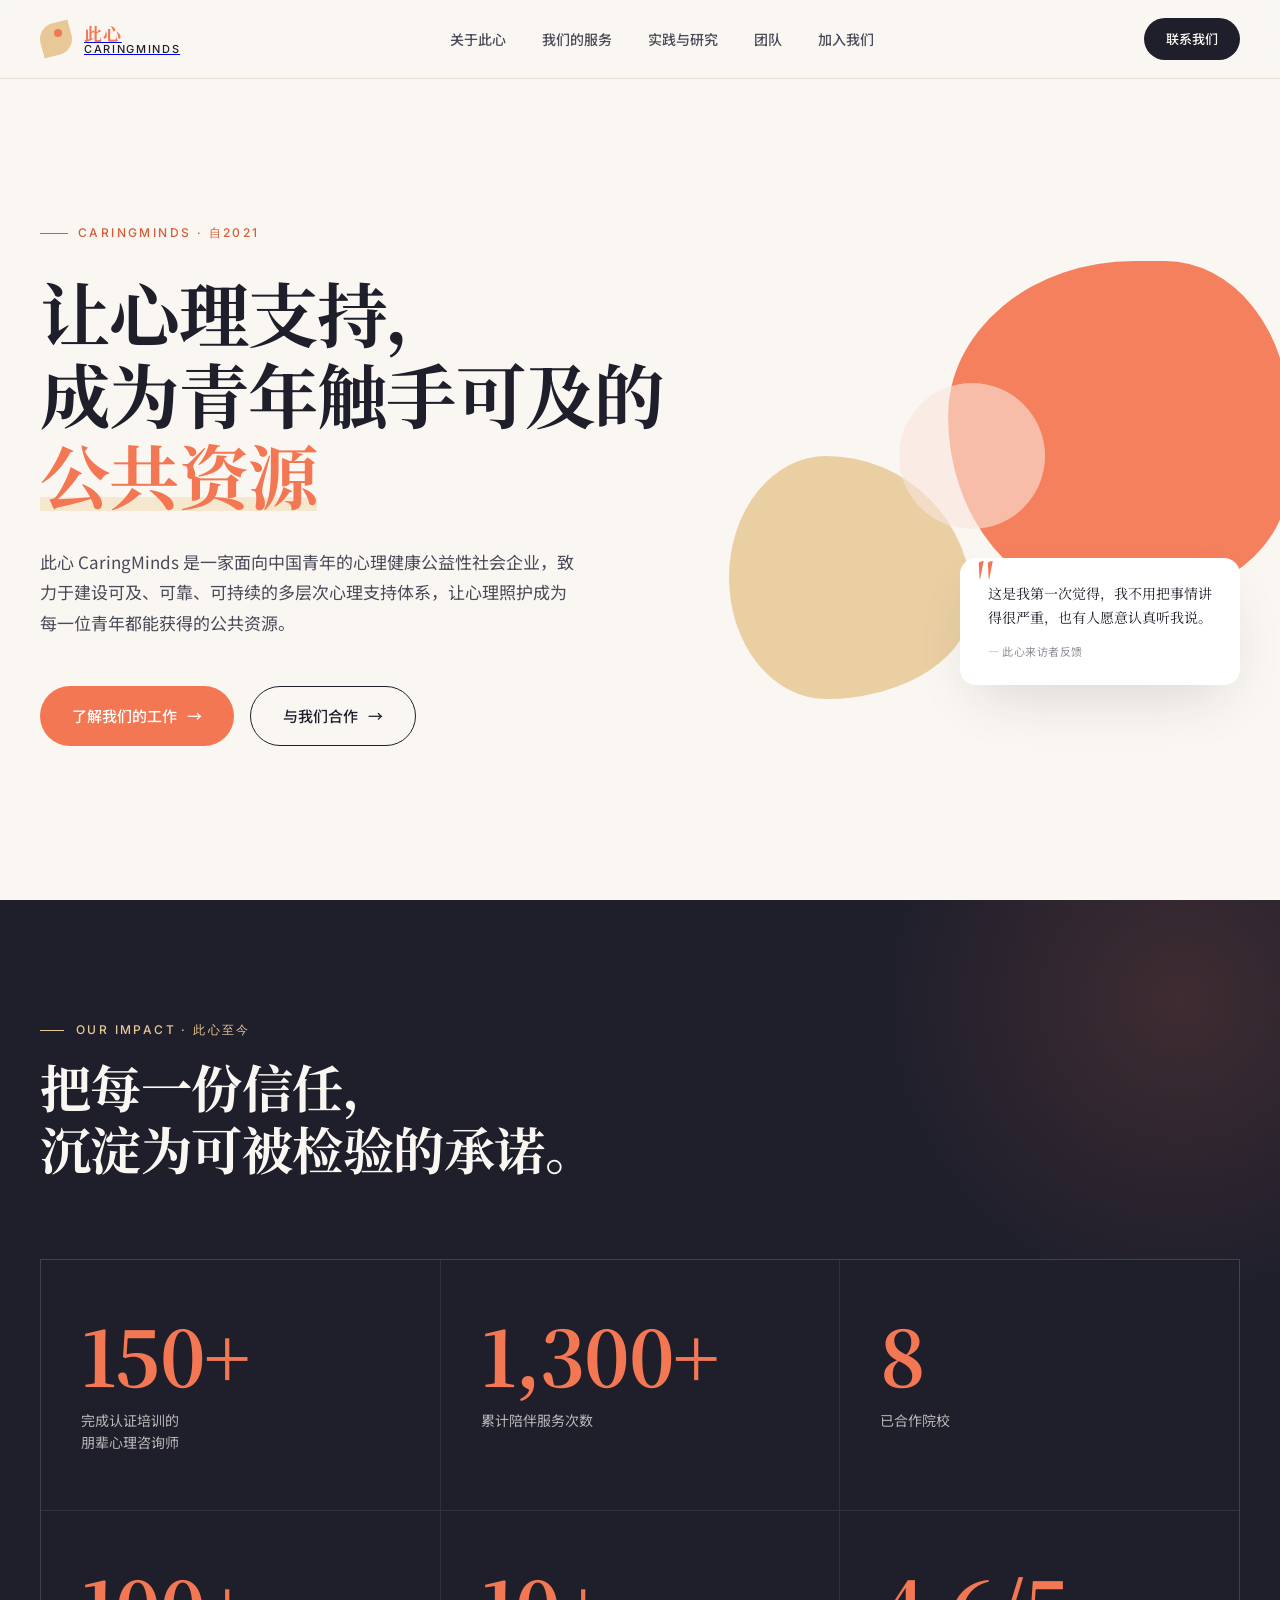
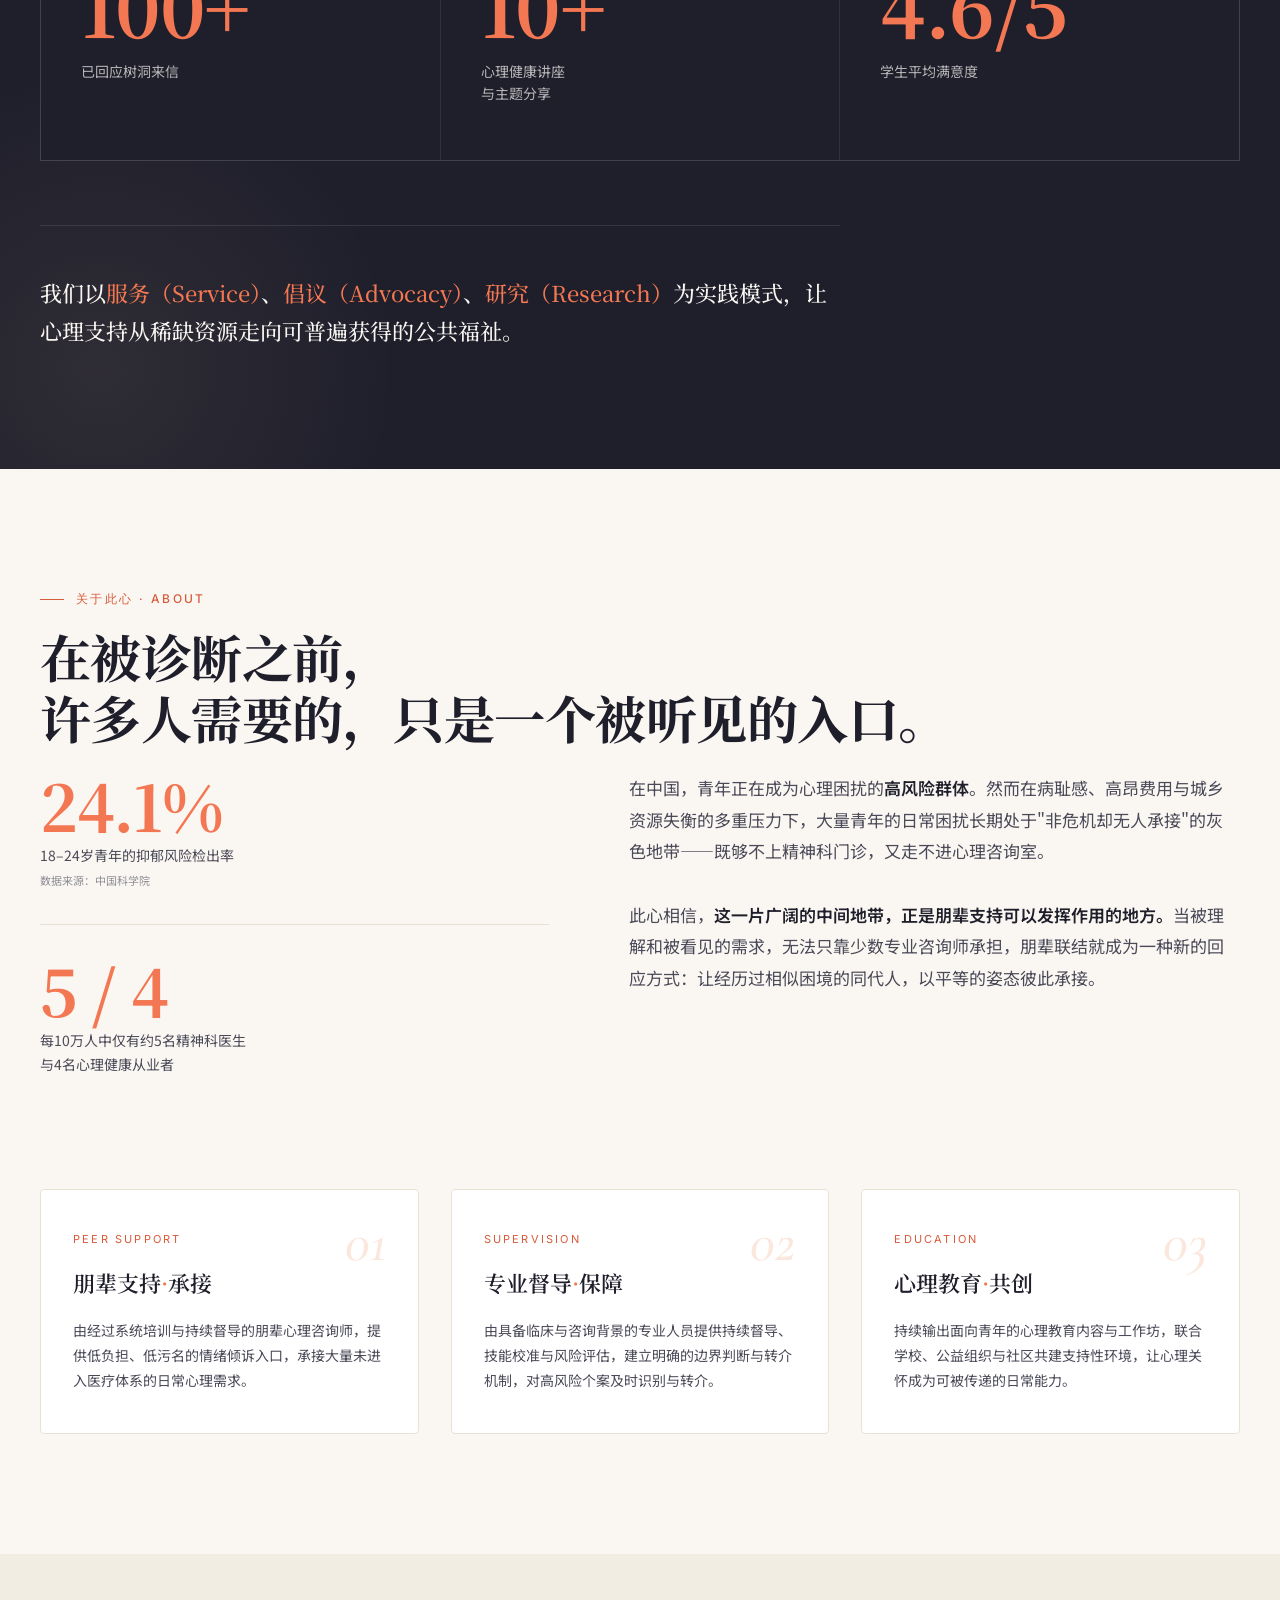
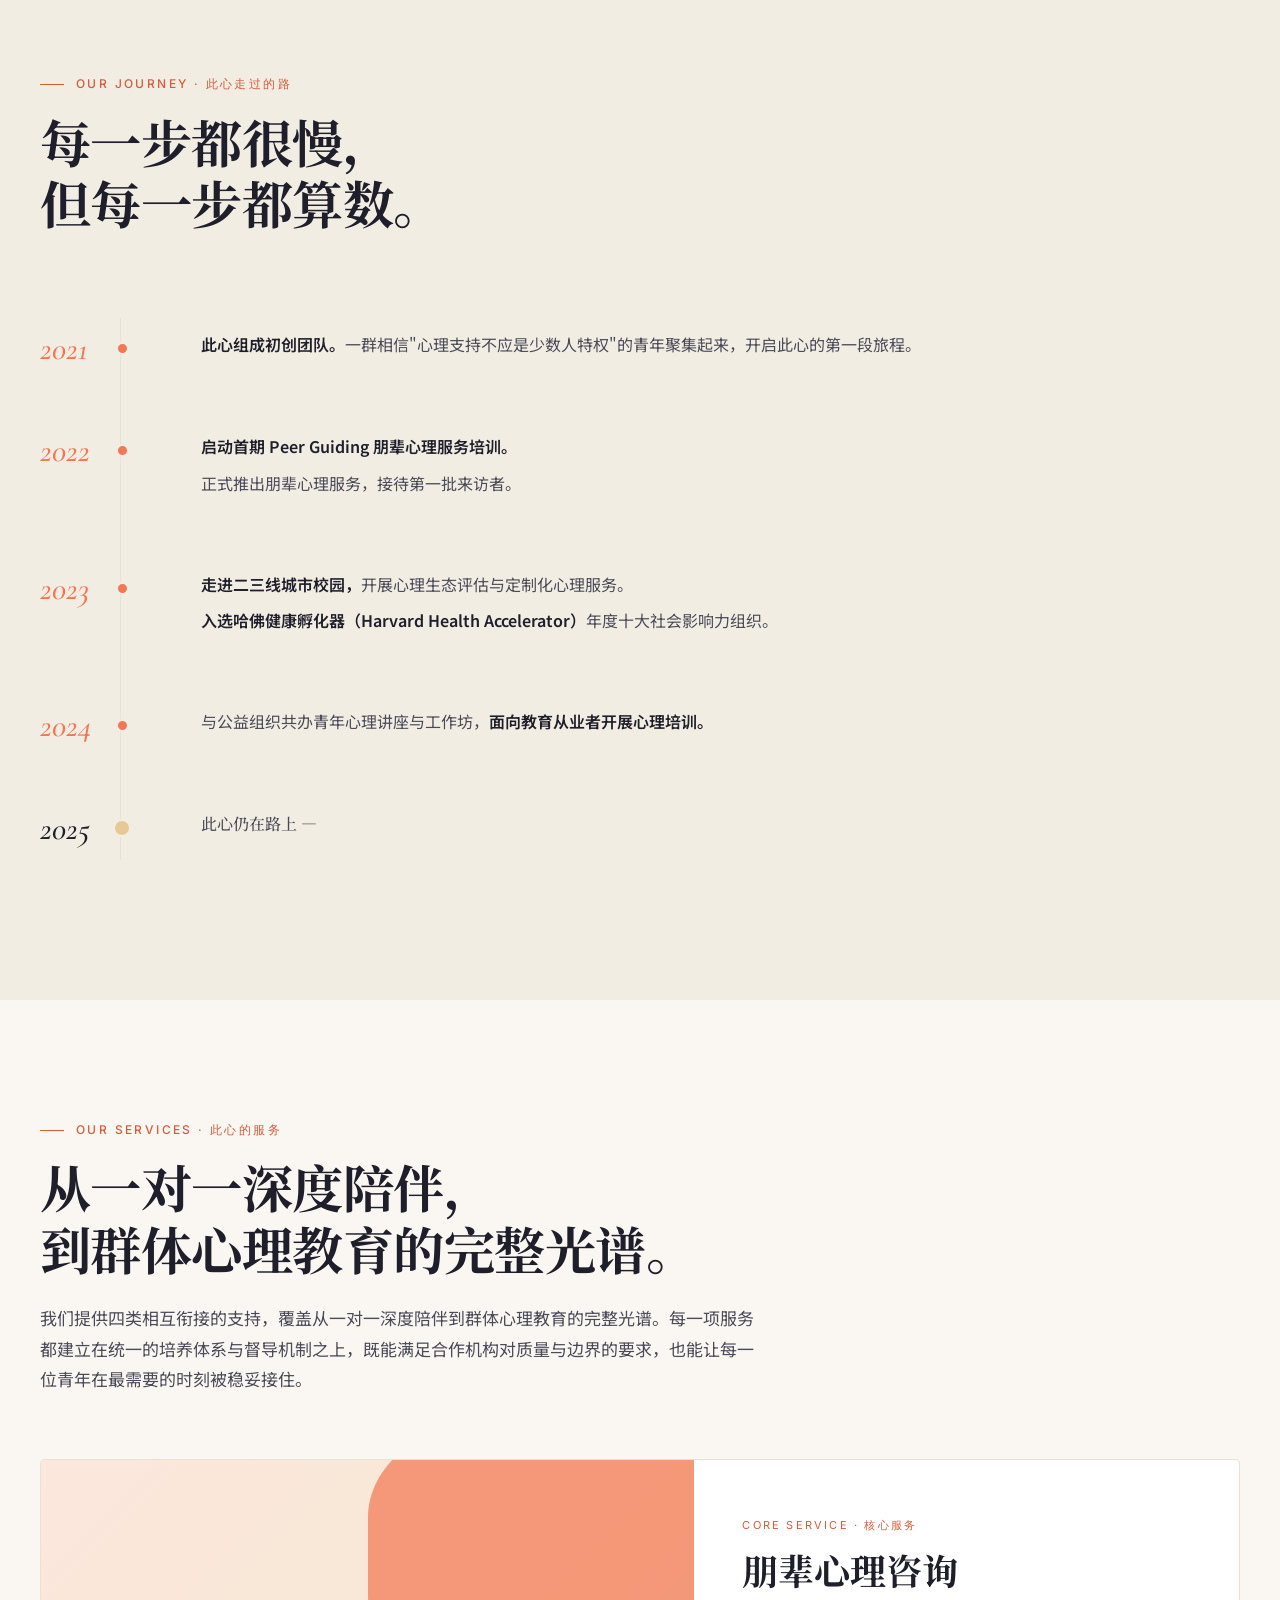
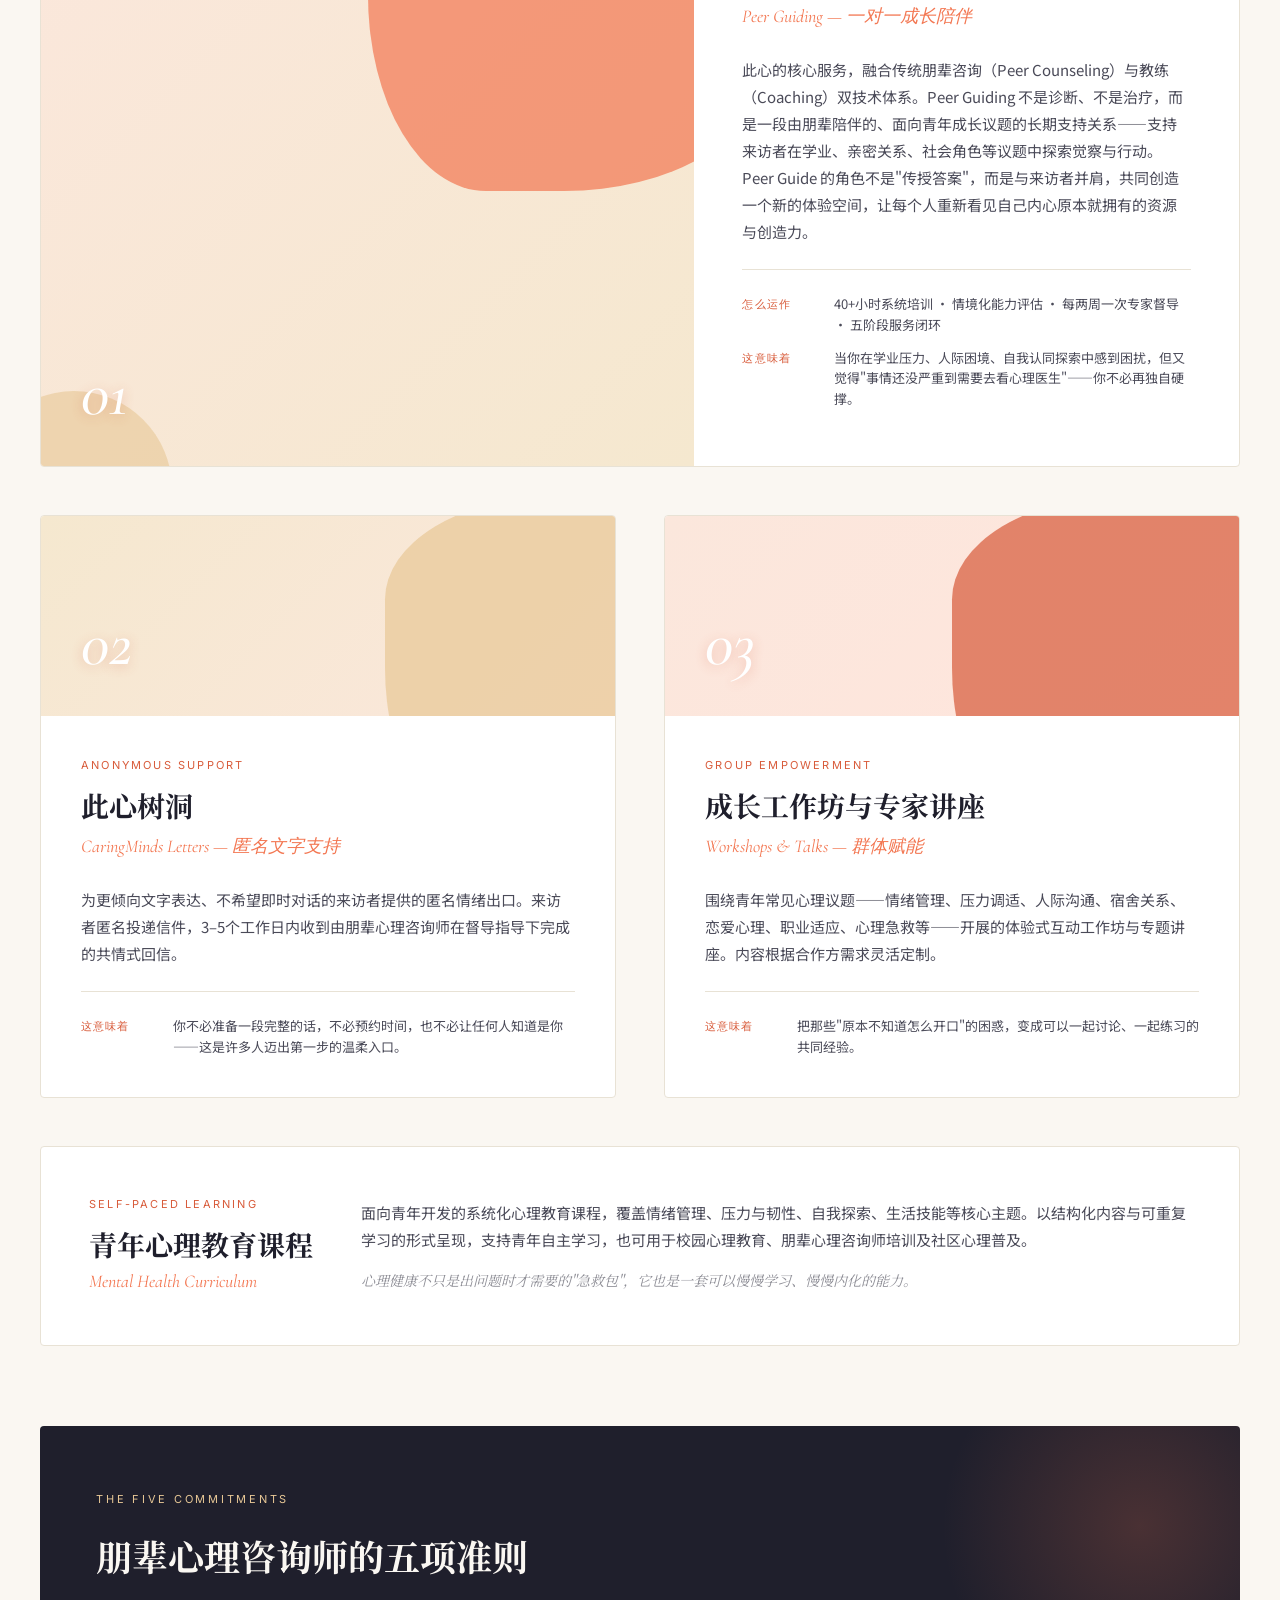
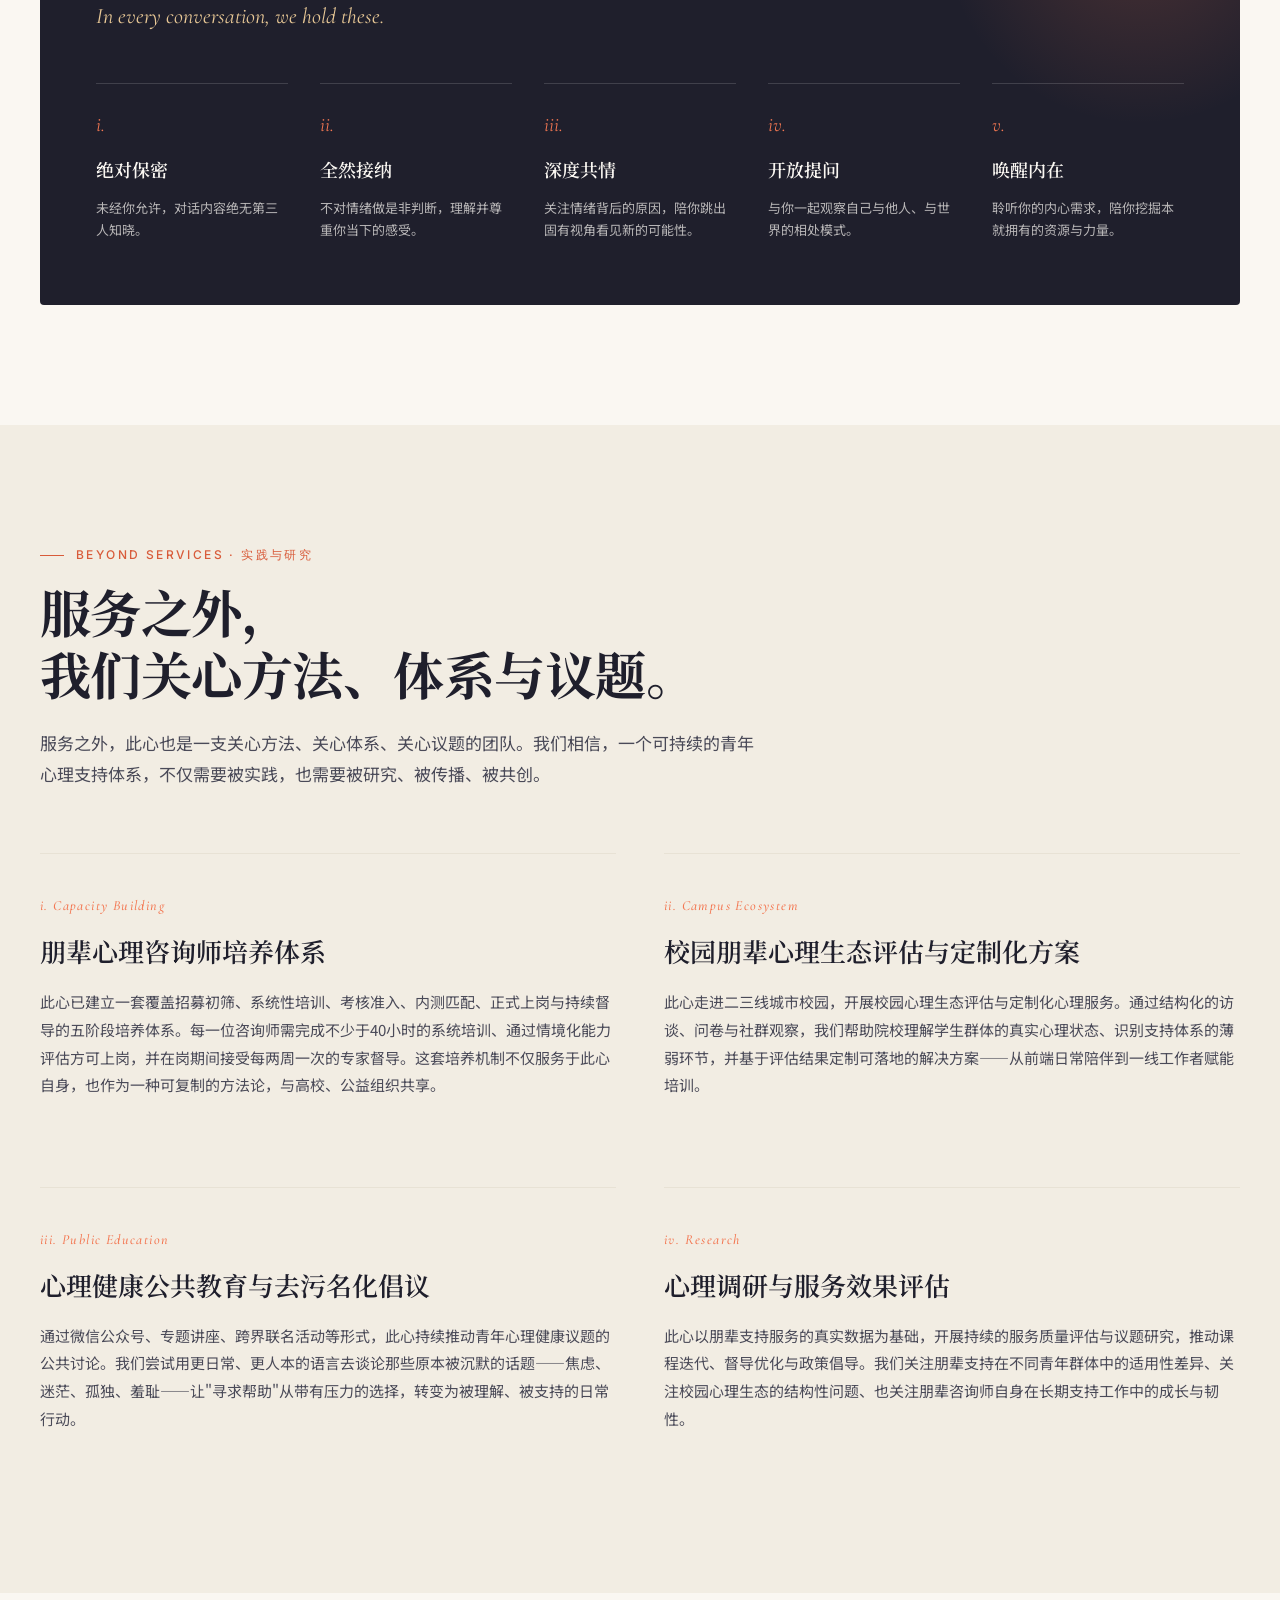
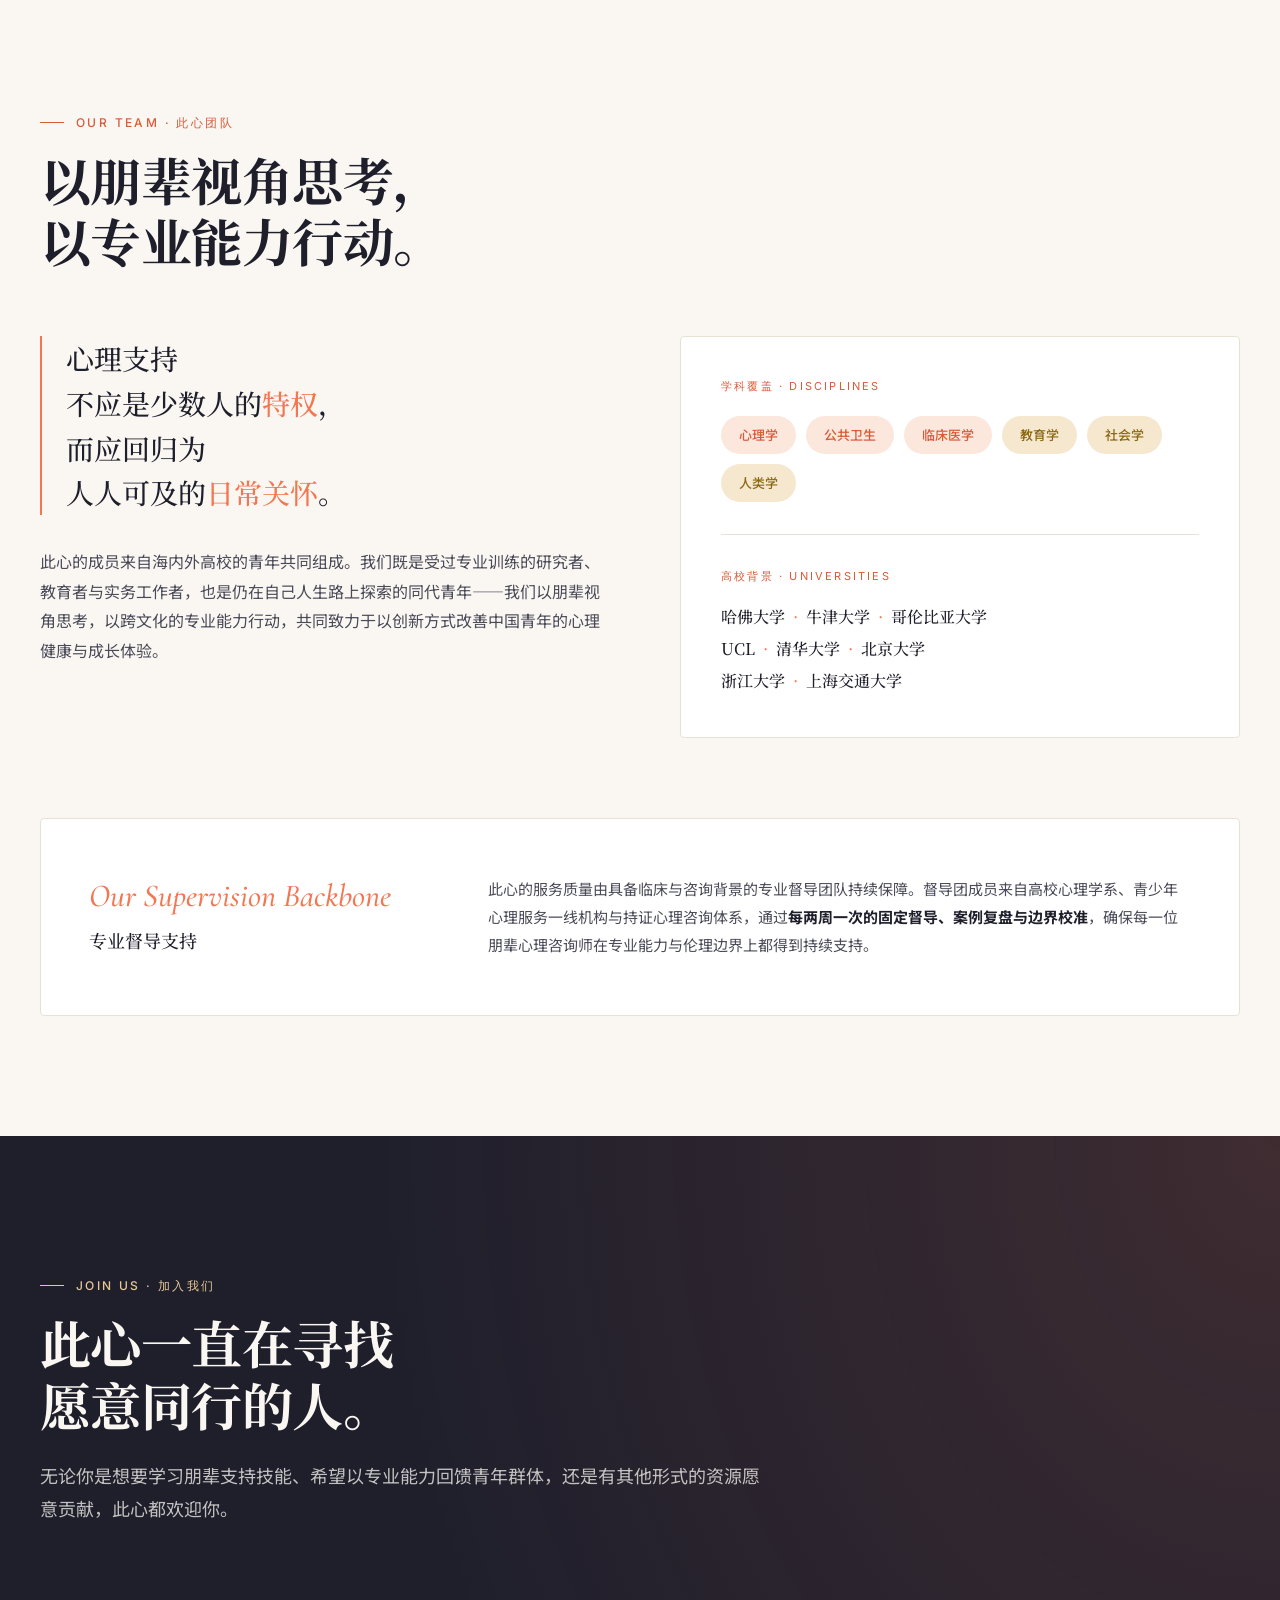
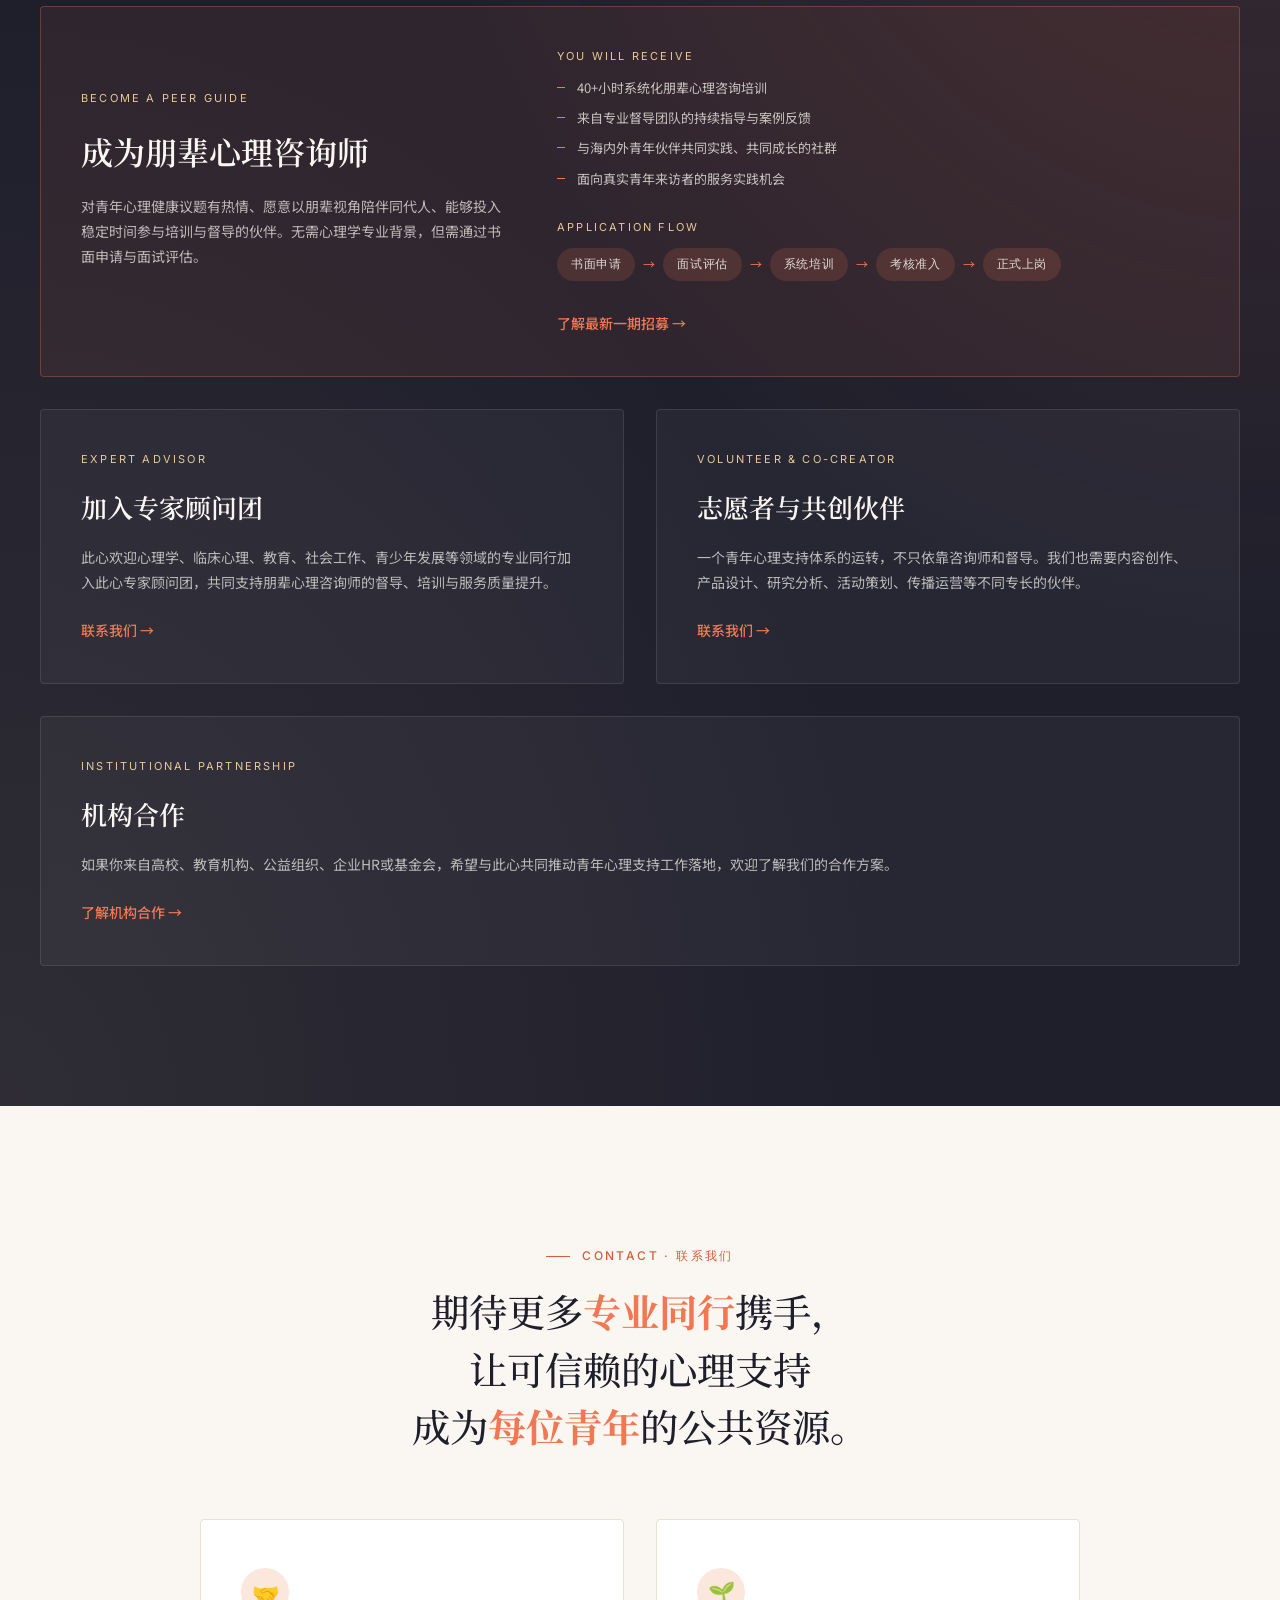
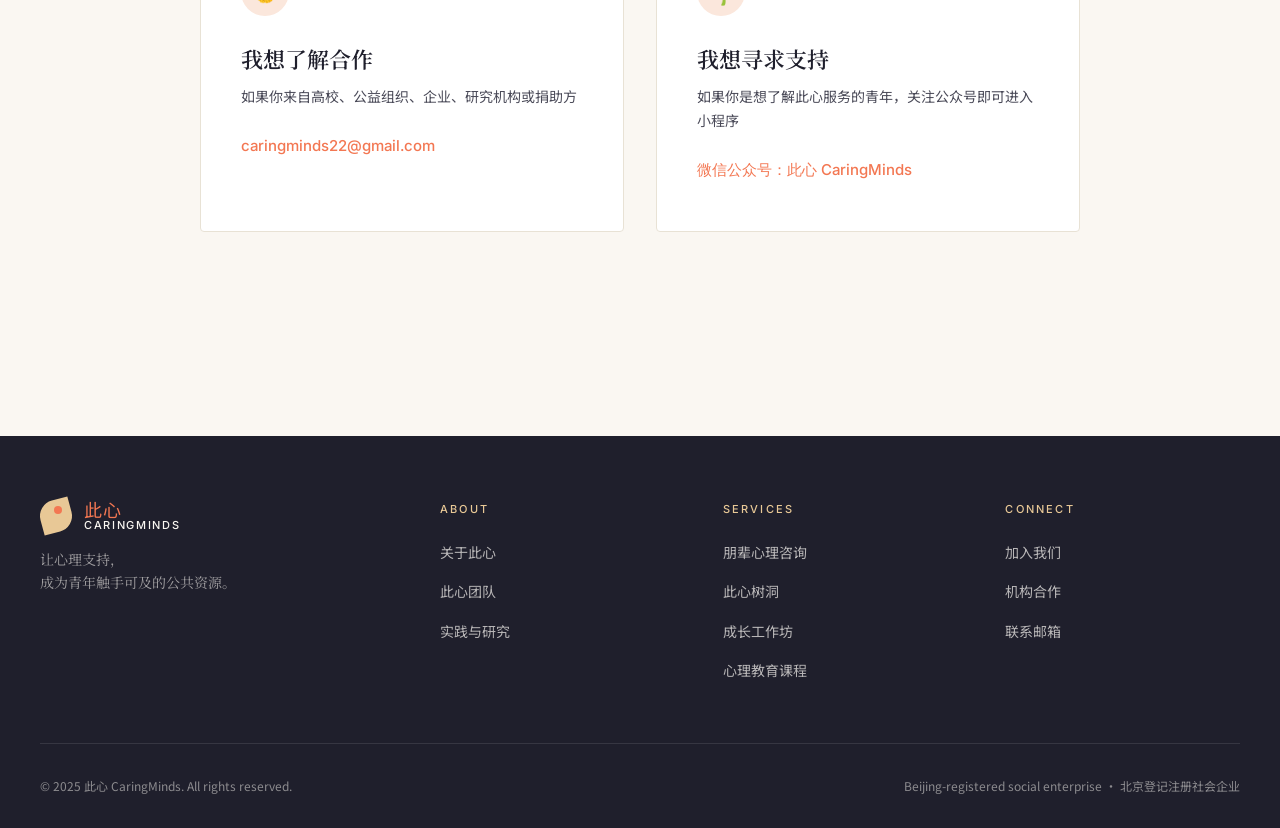
<file: index.html>
<!DOCTYPE html>
<html lang="zh-CN">
<head>
<meta charset="UTF-8" />
<meta name="viewport" content="width=device-width, initial-scale=1.0" />
<title>此心 CaringMinds — 让心理支持成为青年触手可及的公共资源</title>
<link rel="preconnect" href="https://fonts.googleapis.com">
<link rel="preconnect" href="https://fonts.gstatic.com" crossorigin>
<link href="https://fonts.googleapis.com/css2?family=Noto+Serif+SC:wght@400;500;600;700;900&family=Noto+Sans+SC:wght@300;400;500;700&family=Cormorant+Garamond:ital,wght@0,400;0,500;0,600;1,400&family=Inter:wght@300;400;500;600&display=swap" rel="stylesheet">
<script src="caringminds.js"></script>
<style>
  :root {
    --orange: #F37752;
    --orange-deep: #D85B3A;
    --orange-soft: #FBE7DC;
    --gold: #E8C896;
    --gold-soft: #F5E8CF;
    --cream: #FAF7F2;
    --cream-dark: #F2EDE3;
    --ink: #1F1F2C;
    --ink-soft: #4A4A58;
    --ink-faint: #8E8E96;
    --line: #E8E2D5;
    --max: 1280px;
  }

  * { box-sizing: border-box; margin: 0; padding: 0; }

  html { scroll-behavior: smooth; }

  body {
    font-family: 'Noto Sans SC', system-ui, sans-serif;
    background: var(--cream);
    color: var(--ink);
    line-height: 1.7;
    font-weight: 400;
    -webkit-font-smoothing: antialiased;
    overflow-x: hidden;
  }

  .serif {
    font-family: 'Noto Serif SC', 'Cormorant Garamond', Georgia, serif;
  }

  .latin {
    font-family: 'Cormorant Garamond', 'Noto Serif SC', Georgia, serif;
    font-style: italic;
  }

  /* ========== NAV ========== */
  nav {
    position: fixed;
    top: 0;
    left: 0;
    right: 0;
    z-index: 100;
    background: rgba(250, 247, 242, 0.85);
    backdrop-filter: blur(12px);
    -webkit-backdrop-filter: blur(12px);
    border-bottom: 1px solid var(--line);
  }

  .nav-inner {
    max-width: var(--max);
    margin: 0 auto;
    padding: 18px 40px;
    display: flex;
    justify-content: space-between;
    align-items: center;
  }

  .logo {
    display: flex;
    align-items: center;
    gap: 12px;
    font-family: 'Noto Serif SC', serif;
    font-weight: 700;
  }

  .logo-mark {
    width: 32px;
    height: 32px;
    position: relative;
  }

  .logo-mark::before {
    content: '';
    position: absolute;
    inset: 0;
    background: var(--gold);
    border-radius: 50% 0 50% 0;
    transform: rotate(-15deg);
  }

  .logo-mark::after {
    content: '';
    position: absolute;
    inset: 6px 6px 6px 14px;
    background: var(--orange);
    border-radius: 50%;
    width: 8px;
    height: 8px;
  }

  .logo-text {
    display: flex;
    flex-direction: column;
    line-height: 1;
    gap: 2px;
  }

  .logo-zh {
    font-size: 18px;
    color: var(--orange);
    letter-spacing: 0.05em;
  }

  .logo-en {
    font-size: 11px;
    color: var(--ink);
    letter-spacing: 0.15em;
    font-family: 'Inter', sans-serif;
    font-weight: 500;
  }

  .nav-links {
    display: flex;
    gap: 36px;
    list-style: none;
  }

  .nav-links a {
    color: var(--ink-soft);
    text-decoration: none;
    font-size: 14px;
    font-weight: 500;
    transition: color 0.2s;
    position: relative;
  }

  .nav-links a:hover {
    color: var(--orange);
  }

  .nav-cta {
    padding: 10px 22px;
    background: var(--ink);
    color: var(--cream);
    border-radius: 999px;
    font-size: 13px;
    font-weight: 500;
    text-decoration: none;
    transition: background 0.2s;
  }

  .nav-cta:hover {
    background: var(--orange);
  }

  /* ========== HERO ========== */
  .hero {
    min-height: 100vh;
    padding: 140px 40px 80px;
    max-width: var(--max);
    margin: 0 auto;
    display: grid;
    grid-template-columns: 1.3fr 1fr;
    gap: 80px;
    align-items: center;
    position: relative;
  }

  .hero-text .eyebrow {
    display: inline-flex;
    align-items: center;
    gap: 10px;
    font-size: 12px;
    color: var(--orange-deep);
    letter-spacing: 0.2em;
    text-transform: uppercase;
    margin-bottom: 28px;
    font-family: 'Inter', sans-serif;
    font-weight: 500;
  }

  .eyebrow::before {
    content: '';
    width: 28px;
    height: 1px;
    background: var(--orange-deep);
  }

  .hero h1 {
    font-family: 'Noto Serif SC', serif;
    font-size: clamp(40px, 5.5vw, 72px);
    line-height: 1.15;
    font-weight: 700;
    color: var(--ink);
    margin-bottom: 32px;
    letter-spacing: -0.01em;
  }

  .hero h1 .accent {
    color: var(--orange);
    position: relative;
    display: inline-block;
  }

  .hero h1 .accent::after {
    content: '';
    position: absolute;
    bottom: 4px;
    left: 0;
    right: 0;
    height: 14px;
    background: var(--gold-soft);
    z-index: -1;
  }

  .hero-sub {
    font-size: 17px;
    color: var(--ink-soft);
    line-height: 1.8;
    max-width: 540px;
    margin-bottom: 48px;
  }

  .hero-buttons {
    display: flex;
    gap: 16px;
    flex-wrap: wrap;
  }

  .btn-primary {
    padding: 16px 32px;
    background: var(--orange);
    color: white;
    border-radius: 999px;
    text-decoration: none;
    font-weight: 500;
    font-size: 15px;
    transition: all 0.3s;
    display: inline-flex;
    align-items: center;
    gap: 10px;
  }

  .btn-primary:hover {
    background: var(--orange-deep);
    transform: translateY(-2px);
    box-shadow: 0 12px 32px -8px rgba(243, 119, 82, 0.4);
  }

  .btn-secondary {
    padding: 16px 32px;
    background: transparent;
    color: var(--ink);
    border: 1px solid var(--ink);
    border-radius: 999px;
    text-decoration: none;
    font-weight: 500;
    font-size: 15px;
    transition: all 0.3s;
    display: inline-flex;
    align-items: center;
    gap: 10px;
  }

  .btn-secondary:hover {
    background: var(--ink);
    color: var(--cream);
  }

  .arrow {
    transition: transform 0.3s;
  }

  .btn-primary:hover .arrow,
  .btn-secondary:hover .arrow {
    transform: translateX(4px);
  }

  /* Hero visual - abstract organic composition */
  .hero-visual {
    position: relative;
    aspect-ratio: 1;
    max-height: 540px;
  }

  .blob-1 {
    position: absolute;
    top: 5%;
    right: -10%;
    width: 70%;
    aspect-ratio: 1;
    background: var(--orange);
    border-radius: 60% 40% 50% 50% / 50% 50% 40% 60%;
    opacity: 0.92;
    animation: float1 12s ease-in-out infinite;
  }

  .blob-2 {
    position: absolute;
    bottom: 5%;
    left: -5%;
    width: 50%;
    aspect-ratio: 1;
    background: var(--gold);
    border-radius: 40% 60% 60% 40% / 50% 60% 40% 50%;
    opacity: 0.85;
    animation: float2 14s ease-in-out infinite;
  }

  .blob-3 {
    position: absolute;
    top: 30%;
    left: 30%;
    width: 30%;
    aspect-ratio: 1;
    background: var(--orange-soft);
    border-radius: 50%;
    opacity: 0.6;
    animation: float3 10s ease-in-out infinite;
  }

  .quote-card {
    position: absolute;
    bottom: 8%;
    right: 0;
    background: white;
    padding: 24px 28px;
    border-radius: 16px;
    max-width: 280px;
    box-shadow: 0 24px 60px -20px rgba(31, 31, 44, 0.18);
    font-family: 'Noto Serif SC', serif;
    font-size: 14px;
    line-height: 1.7;
    color: var(--ink);
    z-index: 2;
  }

  .quote-card::before {
    content: '"';
    font-family: 'Cormorant Garamond', serif;
    position: absolute;
    top: -8px;
    left: 16px;
    font-size: 64px;
    color: var(--orange);
    line-height: 1;
  }

  .quote-attribution {
    margin-top: 12px;
    font-size: 11px;
    color: var(--ink-faint);
    font-family: 'Noto Sans SC', sans-serif;
    letter-spacing: 0.05em;
  }

  @keyframes float1 {
    0%, 100% { transform: translate(0, 0) rotate(0deg); }
    50% { transform: translate(-10px, -15px) rotate(5deg); }
  }

  @keyframes float2 {
    0%, 100% { transform: translate(0, 0) rotate(0deg); }
    50% { transform: translate(15px, -10px) rotate(-8deg); }
  }

  @keyframes float3 {
    0%, 100% { transform: translate(0, 0); }
    50% { transform: translate(20px, 20px); }
  }

  /* ========== SECTION GENERAL ========== */
  section {
    padding: 120px 40px;
    max-width: var(--max);
    margin: 0 auto;
  }

  .section-tag {
    font-family: 'Inter', sans-serif;
    font-size: 12px;
    color: var(--orange-deep);
    letter-spacing: 0.2em;
    text-transform: uppercase;
    margin-bottom: 16px;
    font-weight: 500;
    display: flex;
    align-items: center;
    gap: 12px;
  }

  .section-tag::before {
    content: '';
    width: 24px;
    height: 1px;
    background: var(--orange-deep);
  }

  .section-title {
    font-family: 'Noto Serif SC', serif;
    font-size: clamp(32px, 4vw, 52px);
    font-weight: 700;
    line-height: 1.2;
    color: var(--ink);
    margin-bottom: 24px;
    letter-spacing: -0.01em;
  }

  .section-intro {
    font-size: 17px;
    line-height: 1.8;
    color: var(--ink-soft);
    max-width: 720px;
    margin-bottom: 64px;
  }

  /* ========== IMPACT NUMBERS ========== */
  .impact-section {
    background: var(--ink);
    color: var(--cream);
    max-width: 100%;
    padding: 120px 40px;
    margin: 0;
    position: relative;
    overflow: hidden;
  }

  .impact-section::before {
    content: '';
    position: absolute;
    top: -200px;
    right: -200px;
    width: 600px;
    height: 600px;
    background: radial-gradient(circle, rgba(243, 119, 82, 0.15) 0%, transparent 70%);
    border-radius: 50%;
  }

  .impact-section::after {
    content: '';
    position: absolute;
    bottom: -200px;
    left: -200px;
    width: 600px;
    height: 600px;
    background: radial-gradient(circle, rgba(232, 200, 150, 0.08) 0%, transparent 70%);
    border-radius: 50%;
  }

  .impact-inner {
    max-width: var(--max);
    margin: 0 auto;
    position: relative;
    z-index: 1;
  }

  .impact-section .section-tag {
    color: var(--gold);
  }

  .impact-section .section-tag::before {
    background: var(--gold);
  }

  .impact-section .section-title {
    color: var(--cream);
    margin-bottom: 80px;
  }

  .impact-grid {
    display: grid;
    grid-template-columns: repeat(3, 1fr);
    gap: 1px;
    background: rgba(255, 255, 255, 0.08);
    border: 1px solid rgba(255, 255, 255, 0.08);
  }

  .impact-card {
    background: var(--ink);
    padding: 56px 40px;
    transition: background 0.4s;
    position: relative;
  }

  .impact-card:hover {
    background: #2A2A38;
  }

  .impact-number {
    font-family: 'Noto Serif SC', serif;
    font-size: clamp(56px, 6vw, 84px);
    font-weight: 700;
    line-height: 1;
    color: var(--orange);
    margin-bottom: 16px;
    letter-spacing: -0.02em;
  }

  .impact-label {
    font-size: 14px;
    color: rgba(250, 247, 242, 0.7);
    line-height: 1.6;
  }

  .impact-footer {
    margin-top: 64px;
    padding-top: 48px;
    border-top: 1px solid rgba(255, 255, 255, 0.1);
    font-family: 'Noto Serif SC', serif;
    font-size: 22px;
    line-height: 1.7;
    max-width: 800px;
    color: var(--cream);
    font-weight: 500;
  }

  .impact-footer .key {
    color: var(--orange);
  }

  /* ========== ABOUT ========== */
  .about-grid {
    display: grid;
    grid-template-columns: 1fr 1.2fr;
    gap: 80px;
    align-items: start;
  }

  .about-stat {
    font-family: 'Noto Serif SC', serif;
    font-size: clamp(48px, 5vw, 64px);
    font-weight: 700;
    color: var(--orange);
    line-height: 1;
    margin-bottom: 8px;
    letter-spacing: -0.02em;
  }

  .about-stat-label {
    font-size: 14px;
    color: var(--ink-soft);
    margin-bottom: 32px;
  }

  .about-divider {
    height: 1px;
    background: var(--line);
    margin: 32px 0;
  }

  .about-text-block {
    font-size: 17px;
    line-height: 1.85;
    color: var(--ink-soft);
    margin-bottom: 32px;
  }

  .about-text-block strong {
    color: var(--ink);
    font-weight: 600;
  }

  /* Three pillars */
  .pillars {
    display: grid;
    grid-template-columns: repeat(3, 1fr);
    gap: 32px;
    margin-top: 80px;
  }

  .pillar {
    background: white;
    padding: 40px 32px;
    border-radius: 4px;
    border: 1px solid var(--line);
    position: relative;
    transition: all 0.3s;
  }

  .pillar:hover {
    transform: translateY(-4px);
    border-color: var(--orange);
    box-shadow: 0 24px 48px -16px rgba(31, 31, 44, 0.08);
  }

  .pillar-num {
    font-family: 'Cormorant Garamond', serif;
    font-style: italic;
    font-size: 56px;
    color: var(--orange-soft);
    line-height: 1;
    position: absolute;
    top: 24px;
    right: 32px;
    font-weight: 500;
  }

  .pillar-tag {
    font-family: 'Inter', sans-serif;
    font-size: 11px;
    letter-spacing: 0.2em;
    color: var(--orange-deep);
    text-transform: uppercase;
    margin-bottom: 16px;
  }

  .pillar-title {
    font-family: 'Noto Serif SC', serif;
    font-size: 22px;
    font-weight: 600;
    color: var(--ink);
    margin-bottom: 16px;
  }

  .pillar-title .key {
    color: var(--orange);
  }

  .pillar-desc {
    font-size: 14px;
    line-height: 1.8;
    color: var(--ink-soft);
  }

  /* ========== TIMELINE ========== */
  .timeline-section {
    background: var(--cream-dark);
    max-width: 100%;
    margin: 0;
    padding: 120px 40px;
  }

  .timeline-inner {
    max-width: var(--max);
    margin: 0 auto;
  }

  .timeline {
    margin-top: 64px;
    position: relative;
  }

  .timeline::before {
    content: '';
    position: absolute;
    left: 80px;
    top: 20px;
    bottom: 20px;
    width: 1px;
    background: var(--line);
  }

  .timeline-item {
    display: grid;
    grid-template-columns: 80px 1fr;
    gap: 48px;
    padding: 32px 0;
    position: relative;
  }

  .timeline-item::before {
    content: '';
    position: absolute;
    left: 76px;
    top: 44px;
    width: 9px;
    height: 9px;
    border-radius: 50%;
    background: var(--orange);
    border: 2px solid var(--cream-dark);
    z-index: 1;
  }

  .timeline-year {
    font-family: 'Cormorant Garamond', serif;
    font-size: 32px;
    font-weight: 500;
    color: var(--orange);
    line-height: 1.2;
    font-style: italic;
  }

  .timeline-content {
    padding-left: 32px;
    border-left: 1px solid transparent;
  }

  .timeline-content p {
    font-size: 16px;
    line-height: 1.8;
    color: var(--ink-soft);
    margin-bottom: 8px;
  }

  .timeline-content p strong {
    color: var(--ink);
    font-weight: 600;
  }

  .timeline-item.current .timeline-year {
    color: var(--ink);
  }

  .timeline-item.current::before {
    background: var(--gold);
    width: 14px;
    height: 14px;
    left: 73px;
    top: 41px;
  }

  .timeline-item.current .timeline-content {
    font-family: 'Noto Serif SC', serif;
    font-size: 18px;
    color: var(--ink);
    font-weight: 500;
  }

  /* ========== SERVICES ========== */
  .services-grid {
    display: grid;
    grid-template-columns: 1fr 1fr;
    gap: 48px;
    margin-top: 64px;
  }

  .service-card {
    background: white;
    border-radius: 4px;
    overflow: hidden;
    border: 1px solid var(--line);
    transition: all 0.4s;
    display: flex;
    flex-direction: column;
  }

  .service-card:hover {
    border-color: var(--orange);
    box-shadow: 0 32px 64px -24px rgba(31, 31, 44, 0.1);
    transform: translateY(-4px);
  }

  .service-card.featured {
    grid-column: 1 / -1;
    display: grid;
    grid-template-columns: 1.2fr 1fr;
  }

  .service-visual {
    background: linear-gradient(135deg, var(--orange-soft) 0%, var(--gold-soft) 100%);
    min-height: 200px;
    position: relative;
    overflow: hidden;
    padding: 40px;
    display: flex;
    align-items: flex-end;
  }

  .service-card.featured .service-visual {
    min-height: auto;
  }

  .service-visual-shape {
    position: absolute;
    background: var(--orange);
    opacity: 0.7;
    border-radius: 50% 30% 50% 30% / 30% 50% 30% 50%;
    width: 60%;
    aspect-ratio: 1;
    top: -10%;
    right: -10%;
  }

  .service-visual-shape-2 {
    position: absolute;
    background: var(--gold);
    border-radius: 50%;
    width: 30%;
    aspect-ratio: 1;
    bottom: -20%;
    left: -10%;
    opacity: 0.6;
  }

  .service-number {
    font-family: 'Cormorant Garamond', serif;
    font-style: italic;
    font-size: 64px;
    color: white;
    font-weight: 500;
    line-height: 1;
    z-index: 1;
    position: relative;
    text-shadow: 0 2px 12px rgba(216, 91, 58, 0.3);
  }

  .service-content {
    padding: 40px;
    display: flex;
    flex-direction: column;
    flex: 1;
  }

  .service-card.featured .service-content {
    padding: 56px 48px;
  }

  .service-tag {
    font-family: 'Inter', sans-serif;
    font-size: 11px;
    letter-spacing: 0.2em;
    color: var(--orange-deep);
    text-transform: uppercase;
    margin-bottom: 12px;
  }

  .service-title {
    font-family: 'Noto Serif SC', serif;
    font-size: 28px;
    font-weight: 700;
    color: var(--ink);
    margin-bottom: 8px;
    line-height: 1.3;
  }

  .service-card.featured .service-title {
    font-size: 36px;
  }

  .service-en {
    font-family: 'Cormorant Garamond', serif;
    font-style: italic;
    font-size: 18px;
    color: var(--orange);
    margin-bottom: 24px;
  }

  .service-desc {
    font-size: 15px;
    line-height: 1.8;
    color: var(--ink-soft);
    margin-bottom: 24px;
    flex: 1;
  }

  .service-meta {
    padding-top: 24px;
    border-top: 1px solid var(--line);
    display: flex;
    flex-direction: column;
    gap: 12px;
  }

  .meta-row {
    display: flex;
    align-items: flex-start;
    gap: 12px;
    font-size: 13px;
    color: var(--ink-soft);
    line-height: 1.6;
  }

  .meta-label {
    font-family: 'Inter', sans-serif;
    color: var(--orange-deep);
    font-weight: 500;
    flex-shrink: 0;
    min-width: 80px;
    font-size: 11px;
    letter-spacing: 0.1em;
    padding-top: 2px;
  }

  /* PG principles */
  .pg-principles {
    margin-top: 80px;
    background: var(--ink);
    color: var(--cream);
    border-radius: 4px;
    padding: 64px 56px;
    position: relative;
    overflow: hidden;
  }

  .pg-principles::before {
    content: '';
    position: absolute;
    top: -100px;
    right: -100px;
    width: 400px;
    height: 400px;
    background: radial-gradient(circle, rgba(243, 119, 82, 0.2) 0%, transparent 70%);
    border-radius: 50%;
  }

  .pg-principles-header {
    margin-bottom: 48px;
    position: relative;
    z-index: 1;
  }

  .pg-principles-tag {
    font-family: 'Inter', sans-serif;
    font-size: 11px;
    letter-spacing: 0.25em;
    color: var(--gold);
    text-transform: uppercase;
    margin-bottom: 16px;
  }

  .pg-principles-title {
    font-family: 'Noto Serif SC', serif;
    font-size: 36px;
    font-weight: 700;
    color: var(--cream);
    margin-bottom: 12px;
  }

  .pg-principles-sub {
    font-family: 'Cormorant Garamond', serif;
    font-style: italic;
    font-size: 22px;
    color: var(--gold);
  }

  .principles-grid {
    display: grid;
    grid-template-columns: repeat(5, 1fr);
    gap: 32px;
    position: relative;
    z-index: 1;
  }

  .principle {
    border-top: 1px solid rgba(255, 255, 255, 0.15);
    padding-top: 24px;
  }

  .principle-num {
    font-family: 'Cormorant Garamond', serif;
    font-style: italic;
    font-size: 20px;
    color: var(--orange);
    margin-bottom: 12px;
  }

  .principle-title {
    font-family: 'Noto Serif SC', serif;
    font-size: 18px;
    font-weight: 600;
    color: var(--cream);
    margin-bottom: 12px;
  }

  .principle-desc {
    font-size: 13px;
    line-height: 1.7;
    color: rgba(250, 247, 242, 0.7);
  }

  /* ========== INITIATIVES ========== */
  .initiatives-section {
    background: var(--cream-dark);
    max-width: 100%;
    margin: 0;
    padding: 120px 40px;
  }

  .initiatives-inner {
    max-width: var(--max);
    margin: 0 auto;
  }

  .initiatives-grid {
    display: grid;
    grid-template-columns: repeat(2, 1fr);
    gap: 48px;
    margin-top: 64px;
  }

  .initiative {
    padding: 40px 0;
    border-top: 1px solid var(--line);
    position: relative;
  }

  .initiative-num {
    font-family: 'Cormorant Garamond', serif;
    font-style: italic;
    font-size: 14px;
    color: var(--orange);
    letter-spacing: 0.1em;
    margin-bottom: 16px;
    font-weight: 500;
  }

  .initiative-title {
    font-family: 'Noto Serif SC', serif;
    font-size: 26px;
    font-weight: 600;
    color: var(--ink);
    margin-bottom: 20px;
    line-height: 1.3;
  }

  .initiative-desc {
    font-size: 15px;
    line-height: 1.85;
    color: var(--ink-soft);
  }

  /* ========== TEAM ========== */
  .team-grid {
    display: grid;
    grid-template-columns: 1fr 1fr;
    gap: 80px;
    margin-top: 64px;
    align-items: start;
  }

  .team-quote {
    font-family: 'Noto Serif SC', serif;
    font-size: 28px;
    line-height: 1.6;
    font-weight: 500;
    color: var(--ink);
    margin-bottom: 32px;
    position: relative;
    padding-left: 24px;
    border-left: 2px solid var(--orange);
  }

  .team-quote .key {
    color: var(--orange);
  }

  .team-text {
    font-size: 16px;
    line-height: 1.85;
    color: var(--ink-soft);
    margin-bottom: 32px;
  }

  .disciplines-block {
    background: white;
    padding: 40px;
    border-radius: 4px;
    border: 1px solid var(--line);
  }

  .disciplines-header {
    font-family: 'Inter', sans-serif;
    font-size: 11px;
    letter-spacing: 0.2em;
    color: var(--orange-deep);
    text-transform: uppercase;
    margin-bottom: 20px;
  }

  .discipline-tags {
    display: flex;
    flex-wrap: wrap;
    gap: 10px;
    margin-bottom: 32px;
  }

  .discipline-tag {
    padding: 8px 18px;
    background: var(--orange-soft);
    color: var(--orange-deep);
    border-radius: 999px;
    font-size: 13px;
    font-weight: 500;
  }

  .discipline-tag.gold {
    background: var(--gold-soft);
    color: #8B6914;
  }

  .universities-header {
    font-family: 'Inter', sans-serif;
    font-size: 11px;
    letter-spacing: 0.2em;
    color: var(--orange-deep);
    text-transform: uppercase;
    margin-bottom: 16px;
    padding-top: 32px;
    border-top: 1px solid var(--line);
  }

  .universities {
    font-family: 'Noto Serif SC', serif;
    font-size: 16px;
    line-height: 2;
    color: var(--ink);
    font-weight: 500;
  }

  .universities .dot {
    color: var(--orange);
    margin: 0 8px;
  }

  /* Supervision block */
  .supervision-block {
    margin-top: 80px;
    background: white;
    padding: 56px 48px;
    border-radius: 4px;
    border: 1px solid var(--line);
    display: grid;
    grid-template-columns: 1fr 2fr;
    gap: 48px;
    align-items: start;
  }

  .supervision-label {
    font-family: 'Cormorant Garamond', serif;
    font-style: italic;
    font-size: 32px;
    color: var(--orange);
    line-height: 1.3;
    font-weight: 500;
  }

  .supervision-text {
    font-size: 15px;
    line-height: 1.85;
    color: var(--ink-soft);
  }

  /* ========== JOIN ========== */
  .join-section {
    background: var(--ink);
    color: var(--cream);
    max-width: 100%;
    margin: 0;
    padding: 140px 40px;
    position: relative;
    overflow: hidden;
  }

  .join-section::before {
    content: '';
    position: absolute;
    top: 0;
    left: 0;
    right: 0;
    bottom: 0;
    background:
      radial-gradient(ellipse at top right, rgba(243, 119, 82, 0.15) 0%, transparent 50%),
      radial-gradient(ellipse at bottom left, rgba(232, 200, 150, 0.08) 0%, transparent 50%);
  }

  .join-inner {
    max-width: var(--max);
    margin: 0 auto;
    position: relative;
    z-index: 1;
  }

  .join-section .section-tag {
    color: var(--gold);
  }
  .join-section .section-tag::before {
    background: var(--gold);
  }

  .join-section .section-title {
    color: var(--cream);
    margin-bottom: 24px;
  }

  .join-intro {
    font-size: 18px;
    color: rgba(250, 247, 242, 0.75);
    line-height: 1.85;
    max-width: 720px;
    margin-bottom: 80px;
  }

  .join-grid {
    display: grid;
    grid-template-columns: repeat(2, 1fr);
    gap: 32px;
  }

  .join-card {
    background: rgba(255, 255, 255, 0.04);
    border: 1px solid rgba(255, 255, 255, 0.1);
    padding: 40px;
    border-radius: 4px;
    transition: all 0.3s;
    display: flex;
    flex-direction: column;
  }

  .join-card:hover {
    background: rgba(255, 255, 255, 0.06);
    border-color: var(--orange);
    transform: translateY(-4px);
  }

  .join-card.featured {
    grid-column: 1 / -1;
    background: rgba(243, 119, 82, 0.08);
    border-color: rgba(243, 119, 82, 0.3);
    display: grid;
    grid-template-columns: 1fr 1.5fr;
    gap: 48px;
    align-items: center;
  }

  .join-card-tag {
    font-family: 'Inter', sans-serif;
    font-size: 11px;
    letter-spacing: 0.2em;
    color: var(--gold);
    text-transform: uppercase;
    margin-bottom: 16px;
  }

  .join-card-title {
    font-family: 'Noto Serif SC', serif;
    font-size: 26px;
    font-weight: 600;
    color: var(--cream);
    margin-bottom: 16px;
  }

  .join-card.featured .join-card-title {
    font-size: 32px;
  }

  .join-card-desc {
    font-size: 14px;
    line-height: 1.8;
    color: rgba(250, 247, 242, 0.7);
    margin-bottom: 24px;
  }

  .join-perks {
    list-style: none;
    margin-bottom: 28px;
  }

  .join-perks li {
    font-size: 13px;
    line-height: 1.7;
    color: rgba(250, 247, 242, 0.75);
    padding-left: 20px;
    position: relative;
    margin-bottom: 8px;
  }

  .join-perks li::before {
    content: '';
    position: absolute;
    left: 0;
    top: 10px;
    width: 8px;
    height: 1px;
    background: var(--orange);
  }

  .flow-steps {
    display: flex;
    flex-wrap: wrap;
    gap: 8px;
    margin-bottom: 28px;
    align-items: center;
  }

  .flow-step {
    font-size: 12px;
    color: rgba(250, 247, 242, 0.85);
    padding: 6px 14px;
    background: rgba(243, 119, 82, 0.15);
    border-radius: 999px;
    font-family: 'Inter', sans-serif;
    letter-spacing: 0.05em;
  }

  .flow-arrow {
    color: var(--orange);
    font-size: 12px;
  }

  .join-cta {
    color: var(--orange);
    text-decoration: none;
    font-size: 14px;
    font-weight: 500;
    margin-top: auto;
    display: inline-flex;
    align-items: center;
    gap: 8px;
    transition: gap 0.3s;
  }

  .join-cta:hover {
    gap: 12px;
  }

  /* ========== CONTACT ========== */
  .contact-section {
    background: var(--cream);
    padding: 140px 40px;
    max-width: 100%;
    margin: 0;
  }

  .contact-inner {
    max-width: var(--max);
    margin: 0 auto;
    text-align: center;
  }

  .contact-quote {
    font-family: 'Noto Serif SC', serif;
    font-size: clamp(28px, 3vw, 40px);
    font-weight: 500;
    line-height: 1.5;
    color: var(--ink);
    max-width: 800px;
    margin: 0 auto 64px;
  }

  .contact-quote .key {
    color: var(--orange);
    font-weight: 700;
  }

  .contact-paths {
    display: grid;
    grid-template-columns: 1fr 1fr;
    gap: 32px;
    max-width: 880px;
    margin: 0 auto 64px;
  }

  .contact-path {
    background: white;
    padding: 48px 40px;
    border: 1px solid var(--line);
    border-radius: 4px;
    text-align: left;
    transition: all 0.3s;
  }

  .contact-path:hover {
    border-color: var(--orange);
    transform: translateY(-4px);
    box-shadow: 0 24px 48px -16px rgba(31, 31, 44, 0.08);
  }

  .contact-icon {
    width: 48px;
    height: 48px;
    background: var(--orange-soft);
    border-radius: 50%;
    margin-bottom: 24px;
    display: flex;
    align-items: center;
    justify-content: center;
    color: var(--orange);
    font-size: 22px;
  }

  .contact-path-title {
    font-family: 'Noto Serif SC', serif;
    font-size: 22px;
    font-weight: 600;
    color: var(--ink);
    margin-bottom: 8px;
  }

  .contact-path-desc {
    font-size: 14px;
    color: var(--ink-soft);
    line-height: 1.7;
    margin-bottom: 24px;
  }

  .contact-info {
    font-family: 'Inter', sans-serif;
    font-size: 15px;
    color: var(--orange);
    font-weight: 500;
    word-break: break-all;
  }

  /* ========== FOOTER ========== */
  footer {
    background: var(--ink);
    color: rgba(250, 247, 242, 0.7);
    padding: 64px 40px 32px;
  }

  .footer-inner {
    max-width: var(--max);
    margin: 0 auto;
    display: grid;
    grid-template-columns: 1.5fr 1fr 1fr 1fr;
    gap: 48px;
    margin-bottom: 48px;
  }

  .footer-brand {
    display: flex;
    align-items: center;
    gap: 12px;
    margin-bottom: 16px;
  }

  .footer-brand .logo-zh {
    color: var(--orange);
  }

  .footer-brand .logo-en {
    color: var(--cream);
  }

  .footer-tagline {
    font-family: 'Noto Serif SC', serif;
    font-size: 14px;
    line-height: 1.7;
    color: rgba(250, 247, 242, 0.6);
    max-width: 280px;
  }

  .footer-col h4 {
    font-family: 'Inter', sans-serif;
    font-size: 11px;
    letter-spacing: 0.2em;
    color: var(--gold);
    text-transform: uppercase;
    margin-bottom: 20px;
    font-weight: 500;
  }

  .footer-col ul {
    list-style: none;
  }

  .footer-col ul li {
    margin-bottom: 12px;
  }

  .footer-col ul a {
    color: rgba(250, 247, 242, 0.7);
    text-decoration: none;
    font-size: 14px;
    transition: color 0.2s;
  }

  .footer-col ul a:hover {
    color: var(--orange);
  }

  .footer-bottom {
    max-width: var(--max);
    margin: 0 auto;
    padding-top: 32px;
    border-top: 1px solid rgba(255, 255, 255, 0.1);
    display: flex;
    justify-content: space-between;
    align-items: center;
    font-size: 12px;
    color: rgba(250, 247, 242, 0.5);
  }

  /* Responsive */
  @media (max-width: 968px) {
    .hero { grid-template-columns: 1fr; padding: 120px 24px 60px; gap: 48px; }
    .hero-visual { max-height: 400px; }
    section { padding: 80px 24px; }
    .impact-section, .timeline-section, .initiatives-section, .join-section, .contact-section { padding: 80px 24px; }
    .impact-grid { grid-template-columns: 1fr 1fr; }
    .pillars { grid-template-columns: 1fr; }
    .services-grid { grid-template-columns: 1fr; }
    .service-card.featured { grid-template-columns: 1fr; }
    .principles-grid { grid-template-columns: 1fr 1fr; }
    .initiatives-grid { grid-template-columns: 1fr; }
    .team-grid { grid-template-columns: 1fr; gap: 48px; }
    .supervision-block { grid-template-columns: 1fr; gap: 24px; padding: 40px 32px; }
    .join-grid { grid-template-columns: 1fr; }
    .join-card.featured { grid-template-columns: 1fr; gap: 24px; }
    .contact-paths { grid-template-columns: 1fr; }
    .footer-inner { grid-template-columns: 1fr; gap: 32px; }
    .footer-bottom { flex-direction: column; gap: 12px; text-align: center; }
    .nav-links { display: none; }
    .nav-inner { padding: 16px 24px; }
    .timeline::before { left: 50px; }
    .timeline-item { grid-template-columns: 50px 1fr; gap: 24px; }
    .timeline-item::before { left: 46px; }
    .timeline-item.current::before { left: 43px; }
    .timeline-content { padding-left: 16px; }
  }

  /* Reveal animation on scroll */
  .reveal {
    opacity: 0;
    transform: translateY(20px);
    transition: opacity 0.8s cubic-bezier(0.4, 0, 0.2, 1), transform 0.8s cubic-bezier(0.4, 0, 0.2, 1);
  }
  .reveal.visible {
    opacity: 1;
    transform: translateY(0);
  }
</style>
</head>
<body>

<!-- ============= NAV ============= -->
<nav>
  <div class="nav-inner">
    <a href="#" class="logo">
      <div class="logo-mark"></div>
      <div class="logo-text">
        <span class="logo-zh">此心</span>
        <span class="logo-en">CARINGMINDS</span>
      </div>
    </a>
    <ul class="nav-links">
      <li><a href="#about">关于此心</a></li>
      <li><a href="#services">我们的服务</a></li>
      <li><a href="#initiatives">实践与研究</a></li>
      <li><a href="#team">团队</a></li>
      <li><a href="#join">加入我们</a></li>
    </ul>
    <a href="#contact" class="nav-cta">联系我们</a>
  </div>
</nav>

<!-- ============= HERO ============= -->
<header class="hero">
  <div class="hero-text reveal">
    <div class="eyebrow">CaringMinds · 自2021</div>
    <h1>
      让心理支持，<br>
      成为青年触手可及的<br>
      <span class="accent">公共资源</span>
    </h1>
    <p class="hero-sub">
      此心 CaringMinds 是一家面向中国青年的心理健康公益性社会企业，致力于建设可及、可靠、可持续的多层次心理支持体系，让心理照护成为每一位青年都能获得的公共资源。
    </p>
    <div class="hero-buttons">
      <a href="#about" class="btn-primary">
        了解我们的工作 <span class="arrow">→</span>
      </a>
      <a href="#contact" class="btn-secondary">
        与我们合作 <span class="arrow">→</span>
      </a>
    </div>
  </div>
  <div class="hero-visual">
    <div class="blob-1"></div>
    <div class="blob-2"></div>
    <div class="blob-3"></div>
    <div class="quote-card">
      这是我第一次觉得，我不用把事情讲得很严重，也有人愿意认真听我说。
      <div class="quote-attribution">— 此心来访者反馈</div>
    </div>
  </div>
</header>

<!-- ============= IMPACT ============= -->
<section class="impact-section">
  <div class="impact-inner">
    <div class="reveal">
      <div class="section-tag">Our Impact · 此心至今</div>
      <h2 class="section-title">把每一份信任，<br>沉淀为可被检验的承诺。</h2>
    </div>
    <div class="impact-grid reveal">
      <div class="impact-card">
        <div class="impact-number">150<span style="color:var(--gold)">+</span></div>
        <div class="impact-label">完成认证培训的<br>朋辈心理咨询师</div>
      </div>
      <div class="impact-card">
        <div class="impact-number">1,300<span style="color:var(--gold)">+</span></div>
        <div class="impact-label">累计陪伴服务次数</div>
      </div>
      <div class="impact-card">
        <div class="impact-number">8</div>
        <div class="impact-label">已合作院校</div>
      </div>
      <div class="impact-card">
        <div class="impact-number">100<span style="color:var(--gold)">+</span></div>
        <div class="impact-label">已回应树洞来信</div>
      </div>
      <div class="impact-card">
        <div class="impact-number">10<span style="color:var(--gold)">+</span></div>
        <div class="impact-label">心理健康讲座<br>与主题分享</div>
      </div>
      <div class="impact-card">
        <div class="impact-number">4.6<span style="color:var(--gold);font-size:0.5em">/5</span></div>
        <div class="impact-label">学生平均满意度</div>
      </div>
    </div>
    <div class="impact-footer reveal">
      我们以<span class="key">服务（Service）</span>、<span class="key">倡议（Advocacy）</span>、<span class="key">研究（Research）</span>为实践模式，让心理支持从稀缺资源走向可普遍获得的公共福祉。
    </div>
  </div>
</section>

<!-- ============= ABOUT ============= -->
<section id="about">
  <div class="reveal">
    <div class="section-tag">关于此心 · About</div>
    <h2 class="section-title">在被诊断之前，<br>许多人需要的，只是一个被听见的入口。</h2>
  </div>

  <div class="about-grid">
    <div class="reveal">
      <div class="about-stat">24.1%</div>
      <div class="about-stat-label">18–24岁青年的抑郁风险检出率<br><span style="font-size:11px;color:var(--ink-faint);">数据来源：中国科学院</span></div>
      <div class="about-divider"></div>
      <div class="about-stat">5 / 4</div>
      <div class="about-stat-label">每10万人中仅有约5名精神科医生<br>与4名心理健康从业者</div>
    </div>
    <div class="reveal">
      <p class="about-text-block">
        在中国，青年正在成为心理困扰的<strong>高风险群体</strong>。然而在病耻感、高昂费用与城乡资源失衡的多重压力下，大量青年的日常困扰长期处于"非危机却无人承接"的灰色地带——既够不上精神科门诊，又走不进心理咨询室。
      </p>
      <p class="about-text-block">
        此心相信，<strong>这一片广阔的中间地带，正是朋辈支持可以发挥作用的地方。</strong>当被理解和被看见的需求，无法只靠少数专业咨询师承担，朋辈联结就成为一种新的回应方式：让经历过相似困境的同代人，以平等的姿态彼此承接。
      </p>
    </div>
  </div>

  <!-- Three pillars -->
  <div class="pillars">
    <div class="pillar reveal">
      <div class="pillar-num">01</div>
      <div class="pillar-tag">Peer Support</div>
      <h3 class="pillar-title">朋辈支持<span class="key">·</span>承接</h3>
      <p class="pillar-desc">
        由经过系统培训与持续督导的朋辈心理咨询师，提供低负担、低污名的情绪倾诉入口，承接大量未进入医疗体系的日常心理需求。
      </p>
    </div>
    <div class="pillar reveal">
      <div class="pillar-num">02</div>
      <div class="pillar-tag">Supervision</div>
      <h3 class="pillar-title">专业督导<span class="key">·</span>保障</h3>
      <p class="pillar-desc">
        由具备临床与咨询背景的专业人员提供持续督导、技能校准与风险评估，建立明确的边界判断与转介机制，对高风险个案及时识别与转介。
      </p>
    </div>
    <div class="pillar reveal">
      <div class="pillar-num">03</div>
      <div class="pillar-tag">Education</div>
      <h3 class="pillar-title">心理教育<span class="key">·</span>共创</h3>
      <p class="pillar-desc">
        持续输出面向青年的心理教育内容与工作坊，联合学校、公益组织与社区共建支持性环境，让心理关怀成为可被传递的日常能力。
      </p>
    </div>
  </div>
</section>

<!-- ============= TIMELINE ============= -->
<section class="timeline-section">
  <div class="timeline-inner">
    <div class="reveal">
      <div class="section-tag">Our Journey · 此心走过的路</div>
      <h2 class="section-title">每一步都很慢，<br>但每一步都算数。</h2>
    </div>
    <div class="timeline">
      <div class="timeline-item reveal">
        <div class="timeline-year">2021</div>
        <div class="timeline-content">
          <p><strong>此心组成初创团队。</strong>一群相信"心理支持不应是少数人特权"的青年聚集起来，开启此心的第一段旅程。</p>
        </div>
      </div>
      <div class="timeline-item reveal">
        <div class="timeline-year">2022</div>
        <div class="timeline-content">
          <p><strong>启动首期 Peer Guiding 朋辈心理服务培训。</strong></p>
          <p>正式推出朋辈心理服务，接待第一批来访者。</p>
        </div>
      </div>
      <div class="timeline-item reveal">
        <div class="timeline-year">2023</div>
        <div class="timeline-content">
          <p><strong>走进二三线城市校园，</strong>开展心理生态评估与定制化心理服务。</p>
          <p><strong>入选哈佛健康孵化器（Harvard Health Accelerator）</strong>年度十大社会影响力组织。</p>
        </div>
      </div>
      <div class="timeline-item reveal">
        <div class="timeline-year">2024</div>
        <div class="timeline-content">
          <p>与公益组织共办青年心理讲座与工作坊，<strong>面向教育从业者开展心理培训。</strong></p>
        </div>
      </div>
      <div class="timeline-item current reveal">
        <div class="timeline-year">2025</div>
        <div class="timeline-content">
          <p>此心仍在路上 —</p>
        </div>
      </div>
    </div>
  </div>
</section>

<!-- ============= SERVICES ============= -->
<section id="services">
  <div class="reveal">
    <div class="section-tag">Our Services · 此心的服务</div>
    <h2 class="section-title">从一对一深度陪伴，<br>到群体心理教育的完整光谱。</h2>
    <p class="section-intro">
      我们提供四类相互衔接的支持，覆盖从一对一深度陪伴到群体心理教育的完整光谱。每一项服务都建立在统一的培养体系与督导机制之上，既能满足合作机构对质量与边界的要求，也能让每一位青年在最需要的时刻被稳妥接住。
    </p>
  </div>

  <div class="services-grid">

    <!-- Featured: Peer Guiding -->
    <div class="service-card featured reveal">
      <div class="service-visual">
        <div class="service-visual-shape"></div>
        <div class="service-visual-shape-2"></div>
        <div class="service-number">01</div>
      </div>
      <div class="service-content">
        <div class="service-tag">Core Service · 核心服务</div>
        <h3 class="service-title">朋辈心理咨询</h3>
        <div class="service-en">Peer Guiding — 一对一成长陪伴</div>
        <p class="service-desc">
          此心的核心服务，融合传统朋辈咨询（Peer Counseling）与教练（Coaching）双技术体系。Peer Guiding 不是诊断、不是治疗，而是一段由朋辈陪伴的、面向青年成长议题的长期支持关系——支持来访者在学业、亲密关系、社会角色等议题中探索觉察与行动。Peer Guide 的角色不是"传授答案"，而是与来访者并肩，共同创造一个新的体验空间，让每个人重新看见自己内心原本就拥有的资源与创造力。
        </p>
        <div class="service-meta">
          <div class="meta-row">
            <span class="meta-label">怎么运作</span>
            <span>40+小时系统培训 · 情境化能力评估 · 每两周一次专家督导 · 五阶段服务闭环</span>
          </div>
          <div class="meta-row">
            <span class="meta-label">这意味着</span>
            <span>当你在学业压力、人际困境、自我认同探索中感到困扰，但又觉得"事情还没严重到需要去看心理医生"——你不必再独自硬撑。</span>
          </div>
        </div>
      </div>
    </div>

    <!-- Tree Hole -->
    <div class="service-card reveal">
      <div class="service-visual" style="background:linear-gradient(135deg, var(--gold-soft) 0%, var(--orange-soft) 100%);">
        <div class="service-visual-shape" style="background:var(--gold);right:-20%;"></div>
        <div class="service-number">02</div>
      </div>
      <div class="service-content">
        <div class="service-tag">Anonymous Support</div>
        <h3 class="service-title">此心树洞</h3>
        <div class="service-en">CaringMinds Letters — 匿名文字支持</div>
        <p class="service-desc">
          为更倾向文字表达、不希望即时对话的来访者提供的匿名情绪出口。来访者匿名投递信件，3–5个工作日内收到由朋辈心理咨询师在督导指导下完成的共情式回信。
        </p>
        <div class="service-meta">
          <div class="meta-row">
            <span class="meta-label">这意味着</span>
            <span>你不必准备一段完整的话，不必预约时间，也不必让任何人知道是你——这是许多人迈出第一步的温柔入口。</span>
          </div>
        </div>
      </div>
    </div>

    <!-- Workshops -->
    <div class="service-card reveal">
      <div class="service-visual" style="background:linear-gradient(135deg, var(--orange-soft) 0%, #FFE5DD 100%);">
        <div class="service-visual-shape" style="background:var(--orange-deep);"></div>
        <div class="service-number">03</div>
      </div>
      <div class="service-content">
        <div class="service-tag">Group Empowerment</div>
        <h3 class="service-title">成长工作坊与专家讲座</h3>
        <div class="service-en">Workshops & Talks — 群体赋能</div>
        <p class="service-desc">
          围绕青年常见心理议题——情绪管理、压力调适、人际沟通、宿舍关系、恋爱心理、职业适应、心理急救等——开展的体验式互动工作坊与专题讲座。内容根据合作方需求灵活定制。
        </p>
        <div class="service-meta">
          <div class="meta-row">
            <span class="meta-label">这意味着</span>
            <span>把那些"原本不知道怎么开口"的困惑，变成可以一起讨论、一起练习的共同经验。</span>
          </div>
        </div>
      </div>
    </div>

    <!-- Education -->
    <div class="service-card reveal" style="grid-column: 1 / -1;">
      <div class="service-content" style="padding: 48px;">
        <div style="display:grid;grid-template-columns:auto 1fr;gap:48px;align-items:center;">
          <div>
            <div class="service-tag">Self-Paced Learning</div>
            <h3 class="service-title" style="margin-bottom:4px;">青年心理教育课程</h3>
            <div class="service-en" style="margin-bottom:0;">Mental Health Curriculum</div>
          </div>
          <div>
            <p class="service-desc" style="margin-bottom:16px;">
              面向青年开发的系统化心理教育课程，覆盖情绪管理、压力与韧性、自我探索、生活技能等核心主题。以结构化内容与可重复学习的形式呈现，支持青年自主学习，也可用于校园心理教育、朋辈心理咨询师培训及社区心理普及。
            </p>
            <p style="font-size:14px;color:var(--ink-faint);font-style:italic;font-family:'Noto Serif SC',serif;">
              心理健康不只是出问题时才需要的"急救包"，它也是一套可以慢慢学习、慢慢内化的能力。
            </p>
          </div>
        </div>
      </div>
    </div>

  </div>

  <!-- PG Principles -->
  <div class="pg-principles reveal">
    <div class="pg-principles-header">
      <div class="pg-principles-tag">The Five Commitments</div>
      <h3 class="pg-principles-title">朋辈心理咨询师的五项准则</h3>
      <div class="pg-principles-sub">In every conversation, we hold these.</div>
    </div>
    <div class="principles-grid">
      <div class="principle">
        <div class="principle-num">i.</div>
        <h4 class="principle-title">绝对保密</h4>
        <p class="principle-desc">未经你允许，对话内容绝无第三人知晓。</p>
      </div>
      <div class="principle">
        <div class="principle-num">ii.</div>
        <h4 class="principle-title">全然接纳</h4>
        <p class="principle-desc">不对情绪做是非判断，理解并尊重你当下的感受。</p>
      </div>
      <div class="principle">
        <div class="principle-num">iii.</div>
        <h4 class="principle-title">深度共情</h4>
        <p class="principle-desc">关注情绪背后的原因，陪你跳出固有视角看见新的可能性。</p>
      </div>
      <div class="principle">
        <div class="principle-num">iv.</div>
        <h4 class="principle-title">开放提问</h4>
        <p class="principle-desc">与你一起观察自己与他人、与世界的相处模式。</p>
      </div>
      <div class="principle">
        <div class="principle-num">v.</div>
        <h4 class="principle-title">唤醒内在</h4>
        <p class="principle-desc">聆听你的内心需求，陪你挖掘本就拥有的资源与力量。</p>
      </div>
    </div>
  </div>
</section>

<!-- ============= INITIATIVES ============= -->
<section id="initiatives" class="initiatives-section">
  <div class="initiatives-inner">
    <div class="reveal">
      <div class="section-tag">Beyond Services · 实践与研究</div>
      <h2 class="section-title">服务之外，<br>我们关心方法、体系与议题。</h2>
      <p class="section-intro">
        服务之外，此心也是一支关心方法、关心体系、关心议题的团队。我们相信，一个可持续的青年心理支持体系，不仅需要被实践，也需要被研究、被传播、被共创。
      </p>
    </div>

    <div class="initiatives-grid">
      <div class="initiative reveal">
        <div class="initiative-num">i. Capacity Building</div>
        <h3 class="initiative-title">朋辈心理咨询师培养体系</h3>
        <p class="initiative-desc">
          此心已建立一套覆盖招募初筛、系统性培训、考核准入、内测匹配、正式上岗与持续督导的五阶段培养体系。每一位咨询师需完成不少于40小时的系统培训、通过情境化能力评估方可上岗，并在岗期间接受每两周一次的专家督导。这套培养机制不仅服务于此心自身，也作为一种可复制的方法论，与高校、公益组织共享。
        </p>
      </div>
      <div class="initiative reveal">
        <div class="initiative-num">ii. Campus Ecosystem</div>
        <h3 class="initiative-title">校园朋辈心理生态评估与定制化方案</h3>
        <p class="initiative-desc">
          此心走进二三线城市校园，开展校园心理生态评估与定制化心理服务。通过结构化的访谈、问卷与社群观察，我们帮助院校理解学生群体的真实心理状态、识别支持体系的薄弱环节，并基于评估结果定制可落地的解决方案——从前端日常陪伴到一线工作者赋能培训。
        </p>
      </div>
      <div class="initiative reveal">
        <div class="initiative-num">iii. Public Education</div>
        <h3 class="initiative-title">心理健康公共教育与去污名化倡议</h3>
        <p class="initiative-desc">
          通过微信公众号、专题讲座、跨界联名活动等形式，此心持续推动青年心理健康议题的公共讨论。我们尝试用更日常、更人本的语言去谈论那些原本被沉默的话题——焦虑、迷茫、孤独、羞耻——让"寻求帮助"从带有压力的选择，转变为被理解、被支持的日常行动。
        </p>
      </div>
      <div class="initiative reveal">
        <div class="initiative-num">iv. Research</div>
        <h3 class="initiative-title">心理调研与服务效果评估</h3>
        <p class="initiative-desc">
          此心以朋辈支持服务的真实数据为基础，开展持续的服务质量评估与议题研究，推动课程迭代、督导优化与政策倡导。我们关注朋辈支持在不同青年群体中的适用性差异、关注校园心理生态的结构性问题、也关注朋辈咨询师自身在长期支持工作中的成长与韧性。
        </p>
      </div>
    </div>
  </div>
</section>

<!-- ============= TEAM ============= -->
<section id="team">
  <div class="reveal">
    <div class="section-tag">Our Team · 此心团队</div>
    <h2 class="section-title">以朋辈视角思考，<br>以专业能力行动。</h2>
  </div>

  <div class="team-grid">
    <div class="reveal">
      <div class="team-quote">
        心理支持<br>不应是少数人的<span class="key">特权</span>，<br>而应回归为<br>人人可及的<span class="key">日常关怀</span>。
      </div>
      <p class="team-text">
        此心的成员来自海内外高校的青年共同组成。我们既是受过专业训练的研究者、教育者与实务工作者，也是仍在自己人生路上探索的同代青年——我们以朋辈视角思考，以跨文化的专业能力行动，共同致力于以创新方式改善中国青年的心理健康与成长体验。
      </p>
    </div>

    <div class="disciplines-block reveal">
      <div class="disciplines-header">学科覆盖 · Disciplines</div>
      <div class="discipline-tags">
        <span class="discipline-tag">心理学</span>
        <span class="discipline-tag">公共卫生</span>
        <span class="discipline-tag">临床医学</span>
        <span class="discipline-tag gold">教育学</span>
        <span class="discipline-tag gold">社会学</span>
        <span class="discipline-tag gold">人类学</span>
      </div>

      <div class="universities-header">高校背景 · Universities</div>
      <div class="universities">
        哈佛大学<span class="dot">·</span>牛津大学<span class="dot">·</span>哥伦比亚大学<br>
        UCL<span class="dot">·</span>清华大学<span class="dot">·</span>北京大学<br>
        浙江大学<span class="dot">·</span>上海交通大学
      </div>
    </div>
  </div>

  <!-- Supervision -->
  <div class="supervision-block reveal">
    <div class="supervision-label">
      Our Supervision Backbone<br>
      <span style="font-family:'Noto Serif SC',serif;font-style:normal;font-size:18px;color:var(--ink);">专业督导支持</span>
    </div>
    <p class="supervision-text">
      此心的服务质量由具备临床与咨询背景的专业督导团队持续保障。督导团成员来自高校心理学系、青少年心理服务一线机构与持证心理咨询体系，通过<strong style="color:var(--ink);">每两周一次的固定督导、案例复盘与边界校准</strong>，确保每一位朋辈心理咨询师在专业能力与伦理边界上都得到持续支持。
    </p>
  </div>
</section>

<!-- ============= JOIN ============= -->
<section id="join" class="join-section">
  <div class="join-inner">
    <div class="reveal">
      <div class="section-tag">Join Us · 加入我们</div>
      <h2 class="section-title">此心一直在寻找<br>愿意同行的人。</h2>
      <p class="join-intro">
        无论你是想要学习朋辈支持技能、希望以专业能力回馈青年群体，还是有其他形式的资源愿意贡献，此心都欢迎你。
      </p>
    </div>

    <div class="join-grid">
      <!-- Featured: Peer Guide -->
      <div class="join-card featured reveal">
        <div>
          <div class="join-card-tag">Become a Peer Guide</div>
          <h3 class="join-card-title">成为朋辈心理咨询师</h3>
          <p class="join-card-desc">
            对青年心理健康议题有热情、愿意以朋辈视角陪伴同代人、能够投入稳定时间参与培训与督导的伙伴。无需心理学专业背景，但需通过书面申请与面试评估。
          </p>
        </div>
        <div>
          <div style="margin-bottom:24px;">
            <div style="font-family:'Inter',sans-serif;font-size:11px;letter-spacing:0.2em;color:var(--gold);margin-bottom:12px;text-transform:uppercase;">YOU WILL RECEIVE</div>
            <ul class="join-perks">
              <li>40+小时系统化朋辈心理咨询培训</li>
              <li>来自专业督导团队的持续指导与案例反馈</li>
              <li>与海内外青年伙伴共同实践、共同成长的社群</li>
              <li>面向真实青年来访者的服务实践机会</li>
            </ul>
          </div>
          <div>
            <div style="font-family:'Inter',sans-serif;font-size:11px;letter-spacing:0.2em;color:var(--gold);margin-bottom:12px;text-transform:uppercase;">APPLICATION FLOW</div>
            <div class="flow-steps">
              <span class="flow-step">书面申请</span>
              <span class="flow-arrow">→</span>
              <span class="flow-step">面试评估</span>
              <span class="flow-arrow">→</span>
              <span class="flow-step">系统培训</span>
              <span class="flow-arrow">→</span>
              <span class="flow-step">考核准入</span>
              <span class="flow-arrow">→</span>
              <span class="flow-step">正式上岗</span>
            </div>
          </div>
          <a href="#contact" class="join-cta">了解最新一期招募 →</a>
        </div>
      </div>

      <!-- Advisor -->
      <div class="join-card reveal">
        <div class="join-card-tag">Expert Advisor</div>
        <h3 class="join-card-title">加入专家顾问团</h3>
        <p class="join-card-desc">
          此心欢迎心理学、临床心理、教育、社会工作、青少年发展等领域的专业同行加入此心专家顾问团，共同支持朋辈心理咨询师的督导、培训与服务质量提升。
        </p>
        <a href="#contact" class="join-cta">联系我们 →</a>
      </div>

      <!-- Volunteer -->
      <div class="join-card reveal">
        <div class="join-card-tag">Volunteer & Co-creator</div>
        <h3 class="join-card-title">志愿者与共创伙伴</h3>
        <p class="join-card-desc">
          一个青年心理支持体系的运转，不只依靠咨询师和督导。我们也需要内容创作、产品设计、研究分析、活动策划、传播运营等不同专长的伙伴。
        </p>
        <a href="#contact" class="join-cta">联系我们 →</a>
      </div>

      <!-- Institutional -->
      <div class="join-card reveal" style="grid-column: 1 / -1;">
        <div class="join-card-tag">Institutional Partnership</div>
        <h3 class="join-card-title">机构合作</h3>
        <p class="join-card-desc">
          如果你来自高校、教育机构、公益组织、企业HR或基金会，希望与此心共同推动青年心理支持工作落地，欢迎了解我们的合作方案。
        </p>
        <a href="#contact" class="join-cta">了解机构合作 →</a>
      </div>
    </div>
  </div>
</section>

<!-- ============= CONTACT ============= -->
<section id="contact" class="contact-section">
  <div class="contact-inner">
    <div class="reveal">
      <div class="section-tag" style="justify-content:center;">Contact · 联系我们</div>
      <p class="contact-quote">
        期待更多<span class="key">专业同行</span>携手，<br>
        让可信赖的心理支持<br>
        成为<span class="key">每位青年</span>的公共资源。
      </p>
    </div>

    <div class="contact-paths">
      <div class="contact-path reveal">
        <div class="contact-icon">🤝</div>
        <h3 class="contact-path-title">我想了解合作</h3>
        <p class="contact-path-desc">
          如果你来自高校、公益组织、企业、研究机构或捐助方
        </p>
        <div class="contact-info">caringminds22@gmail.com</div>
      </div>
      <div class="contact-path reveal">
        <div class="contact-icon">🌱</div>
        <h3 class="contact-path-title">我想寻求支持</h3>
        <p class="contact-path-desc">
          如果你是想了解此心服务的青年，关注公众号即可进入小程序
        </p>
        <div class="contact-info">微信公众号：此心 CaringMinds</div>
      </div>
    </div>
  </div>
</section>

<!-- ============= FOOTER ============= -->
<footer>
  <div class="footer-inner">
    <div>
      <div class="footer-brand">
        <div class="logo-mark"></div>
        <div class="logo-text">
          <span class="logo-zh">此心</span>
          <span class="logo-en">CARINGMINDS</span>
        </div>
      </div>
      <p class="footer-tagline">
        让心理支持，<br>成为青年触手可及的公共资源。
      </p>
    </div>
    <div class="footer-col">
      <h4>About</h4>
      <ul>
        <li><a href="#about">关于此心</a></li>
        <li><a href="#team">此心团队</a></li>
        <li><a href="#initiatives">实践与研究</a></li>
      </ul>
    </div>
    <div class="footer-col">
      <h4>Services</h4>
      <ul>
        <li><a href="#services">朋辈心理咨询</a></li>
        <li><a href="#services">此心树洞</a></li>
        <li><a href="#services">成长工作坊</a></li>
        <li><a href="#services">心理教育课程</a></li>
      </ul>
    </div>
    <div class="footer-col">
      <h4>Connect</h4>
      <ul>
        <li><a href="#join">加入我们</a></li>
        <li><a href="#contact">机构合作</a></li>
        <li><a href="#contact">联系邮箱</a></li>
      </ul>
    </div>
  </div>
  <div class="footer-bottom">
    <div>© 2025 此心 CaringMinds. All rights reserved.</div>
    <div>Beijing-registered social enterprise · 北京登记注册社会企业</div>
  </div>
</footer>

<script>
  // Scroll reveal
  const observer = new IntersectionObserver((entries) => {
    entries.forEach((entry) => {
      if (entry.isIntersecting) {
        entry.target.classList.add('visible');
      }
    });
  }, { threshold: 0.1, rootMargin: '0px 0px -80px 0px' });

  document.querySelectorAll('.reveal').forEach((el) => observer.observe(el));
</script>

</body>
</html>
</file>
